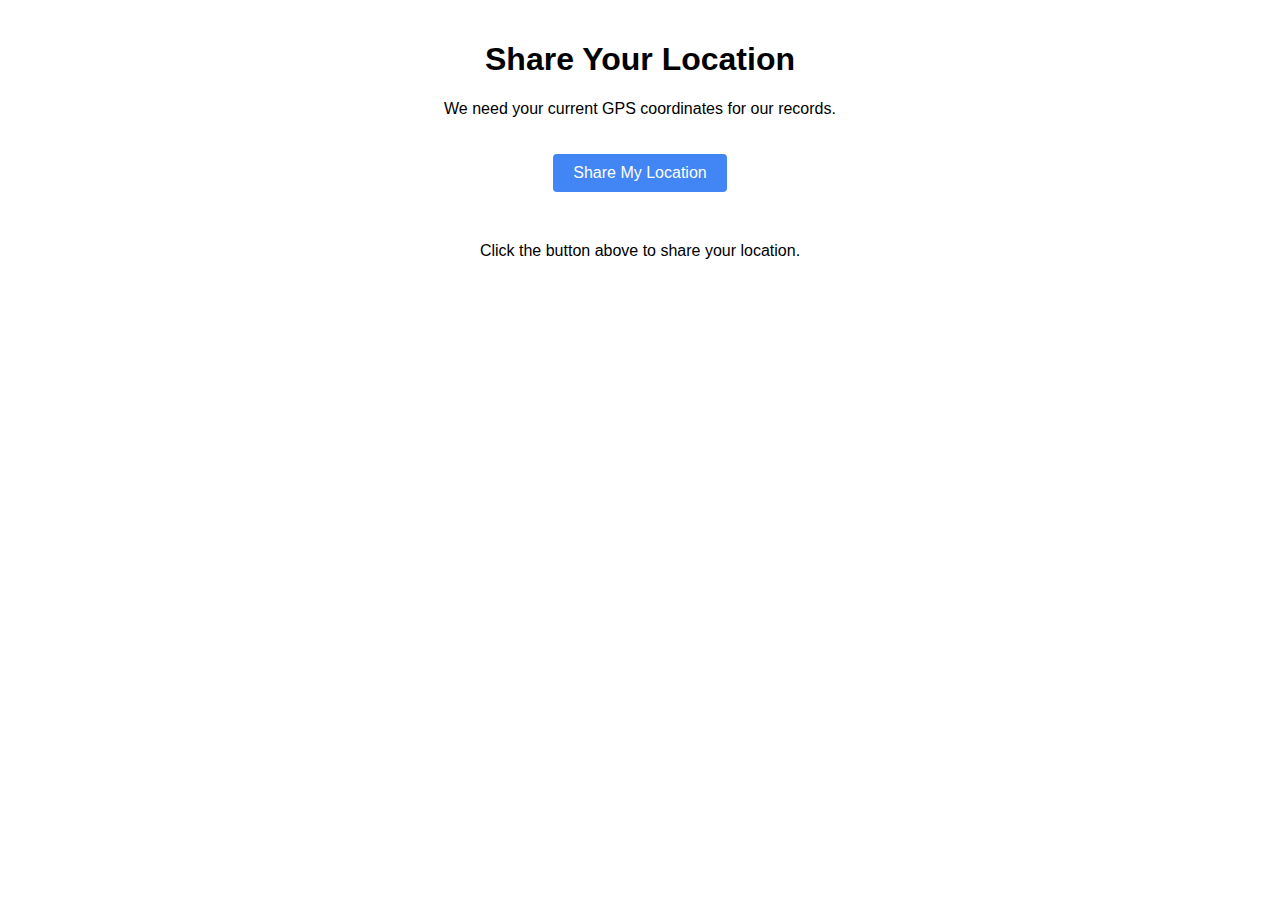
<file: Index.html>
<!DOCTYPE html>
<html lang="en">
<head>
    <meta charset="UTF-8">
    <meta name="viewport" content="width=device-width, initial-scale=1.0">
    <title>Share Your Location</title>
    <style>
        body {
            font-family: Arial, sans-serif;
            max-width: 600px;
            margin: 0 auto;
            padding: 20px;
            text-align: center;
        }
        button {
            background-color: #4285f4;
            color: white;
            border: none;
            padding: 10px 20px;
            font-size: 16px;
            border-radius: 4px;
            cursor: pointer;
            margin: 20px 0;
        }
        button:hover {
            background-color: #3367d6;
        }
        #status {
            margin: 20px 0;
            padding: 10px;
            border-radius: 4px;
        }
        .error {
            background-color: #ffebee;
            color: #c62828;
        }
        .success {
            background-color: #e8f5e9;
            color: #2e7d32;
        }
    </style>
</head>
<body>
    <h1>Share Your Location</h1>
    <p>We need your current GPS coordinates for our records.</p>
    
    <button id="getLocation">Share My Location</button>
    
    <div id="status">Click the button above to share your location.</div>
    
    <script>
        document.getElementById('getLocation').addEventListener('click', function() {
            const statusElement = document.getElementById('status');
            
            if (!navigator.geolocation) {
                statusElement.textContent = "Geolocation is not supported by your browser.";
                statusElement.className = "error";
                return;
            }
            
            statusElement.textContent = "Getting your location...";
            statusElement.className = "";
            
            navigator.geolocation.getCurrentPosition(
                function(position) {
                    // Success callback
                    const lat = position.coords.latitude;
                    const lng = position.coords.longitude;
                    
                    statusElement.textContent = `Location found! Redirecting to form...`;
                    statusElement.className = "success";
                    
                    // Store coordinates temporarily (in this case just for immediate use)
                    localStorage.setItem('gps_coordinates', `${lat},${lng}`);
                    
                    // Replace with your actual Google Form URL and field ID
                    const formUrl = 'https://forms.gle/zxDwTKjMjWdqaGUG6';
                    const entryId = '2004466499'; // Replace with your field's entry ID
                    
                    // Redirect to pre-filled Google Form
                    window.location.href = `${formUrl}?entry.${entryId}=${lat},${lng}`;
                },
                function(error) {
                    // Error callback
                    let errorMessage;
                    switch(error.code) {
                        case error.PERMISSION_DENIED:
                            errorMessage = "You denied the request for geolocation.";
                            break;
                        case error.POSITION_UNAVAILABLE:
                            errorMessage = "Location information is unavailable.";
                            break;
                        case error.TIMEOUT:
                            errorMessage = "The request to get location timed out.";
                            break;
                        case error.UNKNOWN_ERROR:
                            errorMessage = "An unknown error occurred.";
                            break;
                    }
                    statusElement.textContent = errorMessage;
                    statusElement.className = "error";
                },
                {
                    enableHighAccuracy: true,
                    timeout: 10000,
                    maximumAge: 0
                }
            );
        });
    </script>
</body>
</html>
</file>
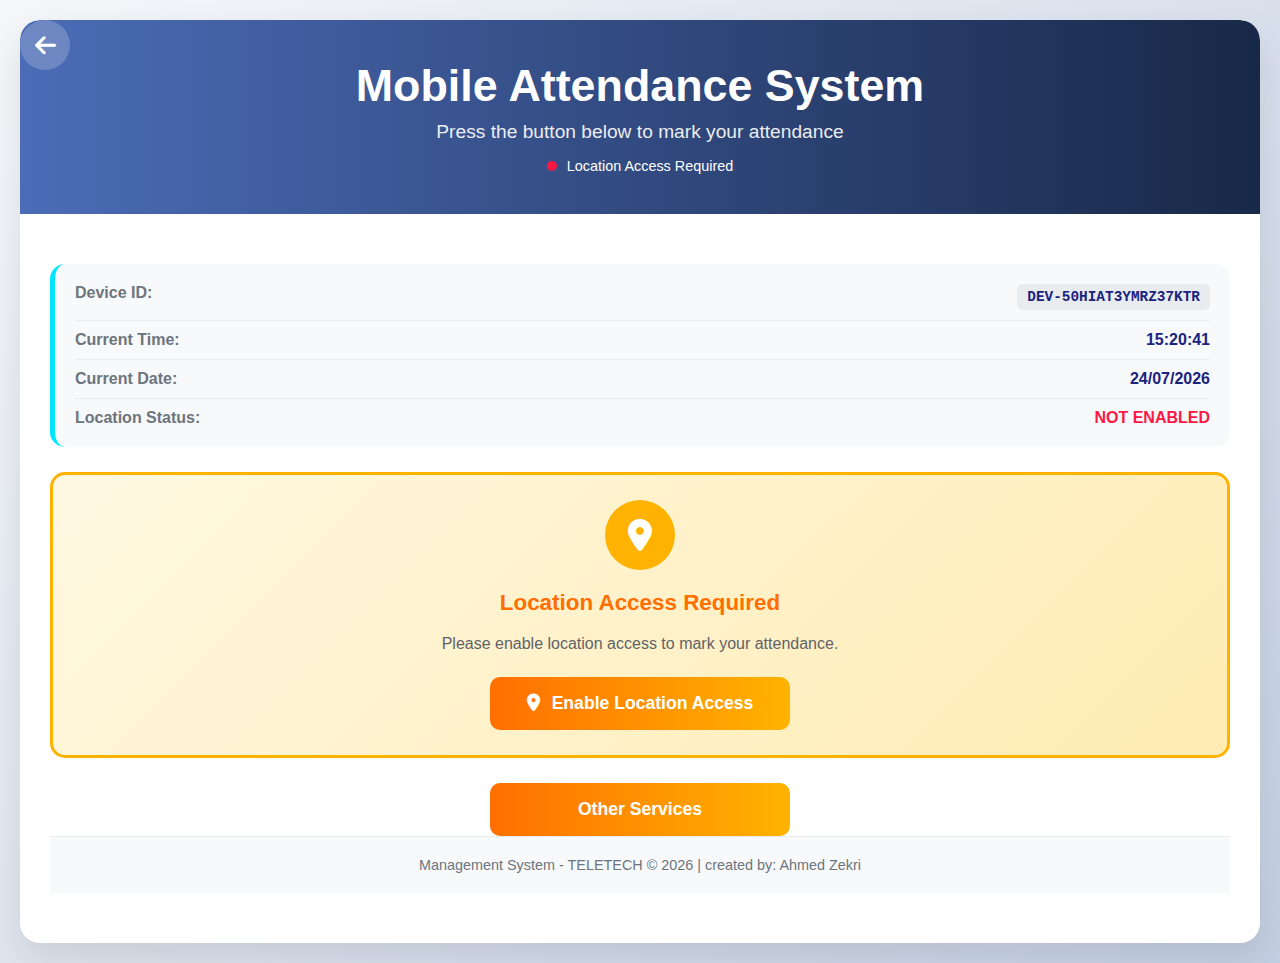
<file: 2026-v1.1.html>
<!DOCTYPE html>
<html lang="en">
  <head>
    <meta http-equiv="content-type" content="text/html; charset=UTF-8">
    <meta name="viewport" content="width=device-width, initial-scale=1.0">
    <title>System Catalogue Selector</title>
    <link rel="stylesheet" href="https://cdnjs.cloudflare.com/ajax/libs/font-awesome/6.4.0/css/all.min.css">
  </head>
  <body>
    <!---------------------------------------start of STYLE------------------------------------------>
    <style>
    	 * {
            margin: 0;
            padding: 0;
            box-sizing: border-box;
            font-family: 'Segoe UI', Tahoma, Geneva, Verdana, sans-serif;
        }
       body {
            background: linear-gradient(135deg, #f5f7fa 0%, #c3cfe2 100%);
            min-height: 100vh;
            display: flex;
            justify-content: center;
            align-items: center;
            padding: 20px;
        }
      .container {
            width: 100%;
            max-width: 8000px;
            background-color: white;
            border-radius: 20px;
            box-shadow: 0 15px 35px rgba(0, 0, 0, 0.1);
            overflow: hidden;
            display: block;
        }
      /* Hide all pages by default */
      .page {
            display: none;
        }
        
        /* Show the active page */
      .page.active {
            display: block;
        }
      /* WELCOME PAGE STYLES */
        .header {
            background: linear-gradient(to right, #4b6cb7, #182848);
            color: white;
            padding: 40px 30px;
            text-align: center;
        }
        
        .header h1 {
            font-size: 2.8rem;
            margin-bottom: 10px;
            font-weight: 700;
        }
        .header p {
            font-size: 1.2rem;
            opacity: 0.9;
            max-width: 600px;
            margin: 0 auto;
        }
        
        .content {
            padding: 50px 30px;
        }
        
        .question-section {
            text-align: center;
            margin-bottom: 50px;
        }
        
        .question-section h2 {
            font-size: 2.2rem;
            color: #2c3e50;
            margin-bottom: 15px;
        }
        
        .question-section p {
            font-size: 1.1rem;
            color: #7f8c8d;
            max-width: 600px;
            margin: 0 auto 30px;
        }
        
        .catalogue-options {
            display: flex;
            flex-wrap: wrap;
            justify-content: center;
            gap: 30px;
        }
        
        .option-card {
            background-color: white;
            border-radius: 15px;
            width: 250px;
            padding: 30px 25px;
            text-align: center;
            box-shadow: 0 10px 25px rgba(0, 0, 0, 0.08);
            transition: all 0.3s ease;
            cursor: pointer;
            border: 2px solid transparent;
        }
        
        .option-card:hover {
            transform: translateY(-10px);
            box-shadow: 0 15px 30px rgba(0, 0, 0, 0.15);
            border-color: #4b6cb7;
        }
        
        .option-icon {
            width: 80px;
            height: 80px;
            border-radius: 50%;
            display: flex;
            align-items: center;
            justify-content: center;
            margin: 0 auto 20px;
            font-size: 2.5rem;
            color: white;
        }
        
        .attendance .option-icon {
            background: linear-gradient(to right, #00b09b, #96c93d);
        }
        
        .financial .option-icon {
            background: linear-gradient(to right, #ff7e5f, #feb47b);
        }
        
        .progress .option-icon {
            background: linear-gradient(to right, #6a11cb, #2575fc);
        }
        
        .option-card h3 {
            font-size: 1.6rem;
            color: #2c3e50;
            margin-bottom: 15px;
        }
        
        .option-card p {
            color: #7f8c8d;
            line-height: 1.5;
            font-size: 0.95rem;
        }
        
        /* ATTENDANCE PAGE STYLES */
        .back-button {
            top: 20px;
            left: 20px;  
            position: absolute;
            background-color: rgba(255, 255, 255, 0.2);
            border: none;
            color: white;
            width: 50px;
            height: 50px;
            border-radius: 50%;
            font-size: 1.5rem;
            cursor: pointer;
            display: flex;
            align-items: center;
            justify-content: center;
            transition: all 0.0s ease;
        }
        
        .back-button:hover {
            background-color: rgba(255, 255, 255, 0.3);
            transform: scale(1.05);
        }
        
        .attendance-header {
            background: linear-gradient(to right, #00b09b, #96c93d);
            color: white;
            padding: 40px 30px;
            text-align: center;
        }
        
        .attendance-header h1 {
            font-size: 2.8rem;
            margin-bottom: 10px;
            font-weight: 700;
        }
        
        .attendance-header p {
            font-size: 1.2rem;
            opacity: 0.9;
            max-width: 600px;
            margin: 0 auto;
        }
        
        
        .activity-options {
            display: flex;
            flex-wrap: wrap;
            justify-content: center;
            gap: 30px;
            margin-top: 30px;
        }
        
        .activity-card {
            background-color: white;
            border-radius: 15px;
            width: 300px;
            padding: 40px 30px;
            text-align: center;
            box-shadow: 0 10px 25px rgba(0, 0, 0, 0.08);
            transition: all 0.3s ease;
            cursor: pointer;
            border: 2px solid transparent;
        }
        
        .activity-card:hover {
            transform: translateY(-10px);
            box-shadow: 0 15px 30px rgba(0, 0, 0, 0.15);
        }
        
        .push-to-start .activity-card:hover {
            border-color: #00b09b;
        }
        
        .register-vacation .activity-card:hover {
            border-color: #3498db;
        }
        
        .activity-icon {
            width: 100px;
            height: 100px;
            border-radius: 50%;
            display: flex;
            align-items: center;
            justify-content: center;
            margin: 0 auto 25px;
            font-size: 3rem;
            color: white;
        }
        
        .push-to-start .activity-icon {
            background: linear-gradient(to right, #00b09b, #96c93d);
        }
        
        .register-vacation .activity-icon {
            background: linear-gradient(to right, #3498db, #2ecc71);
        }
        
        .activity-card h3 {
            font-size: 1.8rem;
            color: #2c3e50;
            margin-bottom: 15px;
        }
        
        .activity-card p {
            color: #7f8c8d;
            line-height: 1.5;
            font-size: 1rem;
            margin-bottom: 25px;
        }
        
        .activity-details {
            text-align: left;
            background-color: #f8f9fa;
            padding: 15px;
            border-radius: 10px;
            margin-top: 20px;
        }
        
        .activity-details h4 {
            color: #2c3e50;
            margin-bottom: 10px;
            font-size: 1.1rem;
        }
        
        .activity-details ul {
            padding-left: 20px;
            color: #555;
        }
        
        .activity-details li {
            margin-bottom: 5px;
        }
        
        
      /* PUSH-TO-START DATA COLLECTION PAGE */
        .data-collection-header {
            background: linear-gradient(to right, #00b09b, #96c93d);
            color: white;
            padding: 40px 30px;
            text-align: center;
        }
        
        .data-collection-header h1 {
            font-size: 2.5rem;
            margin-bottom: 10px;
            font-weight: 700;
        }
        
        .data-collection-header p {
            font-size: 1.2rem;
            opacity: 0.9;
            max-width: 600px;
            margin: 0 auto;
        }
        
        .data-collection-content {
            padding: 40px 30px;
        }
        
        .clock-status {
            text-align: center;
            margin-bottom: 40px;
        }
        
        .clock-icon {
            width: 120px;
            height: 120px;
            border-radius: 50%;
            background: linear-gradient(to right, #00b09b, #96c93d);
            display: flex;
            align-items: center;
            justify-content: center;
            margin: 0 auto 25px;
            font-size: 3.5rem;
            color: white;
            animation: pulse 2s infinite;
        }
        
        .clock-status h2 {
            font-size: 2rem;
            color: #2c3e50;
            margin-bottom: 10px;
        }
        
        .clock-status p {
            color: #7f8c8d;
            font-size: 1.1rem;
        }
        
        .success-message {
            background-color: #d4edda;
            border: 1px solid #c3e6cb;
            border-radius: 15px;
            padding: 25px;
            margin: 25px 0;
            text-align: center;
            display: none;
        }
        
        .success-message.active {
            display: block;
            animation: fadeIn 0.5s ease;
        }
        
        .success-icon {
            width: 80px;
            height: 80px;
            background-color: #28a745;
            border-radius: 50%;
            display: flex;
            align-items: center;
            justify-content: center;
            margin: 0 auto 20px;
            font-size: 2.5rem;
            color: white;
        }
        
        .success-message h3 {
            color: #155724;
            margin-bottom: 10px;
            font-size: 1.8rem;
        }
        
        .success-message p {
            color: #0c5460;
            font-size: 1.1rem;
            margin-bottom: 15px;
        }
        
        .data-collection-section {
            background-color: #f8f9fa;
            border-radius: 15px;
            padding: 30px;
            margin-bottom: 30px;
        }
        
        .data-collection-section h3 {
            color: #2c3e50;
            margin-bottom: 25px;
            font-size: 1.5rem;
            text-align: center;
        }
        
        .data-grid {
            display: grid;
            grid-template-columns: repeat(auto-fit, minmax(250px, 1fr));
            gap: 20px;
        }
        
        .data-item {
            background-color: white;
            border-radius: 10px;
            padding: 20px;
            box-shadow: 0 5px 15px rgba(0, 0, 0, 0.05);
        }
        
        .data-item h4 {
            color: #2c3e50;
            margin-bottom: 10px;
            font-size: 1.1rem;
            display: flex;
            align-items: center;
            gap: 10px;
        }
        
        .data-item h4 i {
            color: #00b09b;
        }
        
        .data-value {
            font-size: 1.2rem;
            font-weight: 600;
            color: #00b09b;
            word-break: break-word;
        }
        
        .data-loading {
            color: #7f8c8d;
            font-style: italic;
        }
        
        .data-error {
            color: #e74c3c;
        }
        
        .data-success {
            color: #27ae60;
        }
        
        .action-buttons {
            display: flex;
            justify-content: center;
            gap: 20px;
            margin-top: 40px;
        }
        
        .btn {
            padding: 15px 30px;
            border-radius: 10px;
            border: none;
            font-size: 1.1rem;
            font-weight: 600;
            cursor: pointer;
            transition: all 0.3s ease;
            display: flex;
            align-items: center;
            justify-content: center;
            gap: 10px;
        }
        
        .btn-primary {
            background: linear-gradient(to right, #00b09b, #96c93d);
            color: white;
        }
        
        .btn-primary:hover {
            transform: translateY(-3px);
            box-shadow: 0 10px 20px rgba(0, 176, 155, 0.3);
        }
        
        .btn-secondary {
            background-color: #f8f9fa;
            color: #2c3e50;
            border: 2px solid #ddd;
        }
        
        .btn-secondary:hover {
            background-color: #e9ecef;
        }
        
        .selection-message {
            text-align: center;
            margin-top: 40px;
            padding: 20px;
            border-radius: 10px;
            background-color: #f8f9fa;
            display: none;
        }
        
        .selection-message.active {
            display: block;
            animation: fadeIn 0.5s ease;
        }
        
        .selection-message h3 {
            color: #2c3e50;
            margin-bottom: 10px;
        }
        
        .selection-message p {
            color: #4b6cb7;
            font-size: 1.1rem;
            font-weight: 600;
        }
        
        .footer {
            text-align: center;
            padding: 20px;
            color: #7f8c8d;
            font-size: 0.9rem;
            border-top: 1px solid #eee;
        }
        
        @keyframes fadeIn {
            from { opacity: 0; transform: translateY(10px); }
            to { opacity: 1; transform: translateY(0); }
        }
        
        @keyframes slideIn {
            from { opacity: 0; transform: translateX(20px); }
            to { opacity: 1; transform: translateX(0); }
        }
        
        @keyframes pulse {
            0% { transform: scale(1); }
            50% { transform: scale(1.05); }
            100% { transform: scale(1); }
        }
        
        .page.active {
            animation: slideIn 0.5s ease;
        }
        
        @media (max-width: 850px) {
        .catalogue-options, .activity-options {
                gap: 20px;
            }
            
        .option-card {
                width: 220px;
            }
            
        .activity-card, .data-item {
                width: 100%;
                max-width: 350px;
            }
            
        .data-grid {
                grid-template-columns: 1fr;
            }
        }
        
        @media (max-width: 650px) {
            .catalogue-options, .activity-options {
                flex-direction: column;
                align-items: center;
            }
            
            .option-card, .activity-card {
                width: 100%;
                max-width: 350px;
            }
            
            .header h1, .attendance-header h1, .data-collection-header h1 {
                font-size: 2.2rem;
            }
            
            .question-section h2 {
                font-size: 1.8rem;
            }
            
            .back-button {
                top: 10px;
                left: 10px;
                width: 40px;
                height: 40px;
                font-size: 1.2rem;
            }
            
            .action-buttons {
                flex-direction: column;
            }
            
            .btn {
                width: 100%;
            }
        }
      
      
           
        
        .logo {
            width: 80px;
            height: 80px;
            background-color: white;
            border-radius: 50%;
            display: flex;
            align-items: center;
            justify-content: center;
            margin: 0 auto 20px;
            box-shadow: 0 8px 20px rgba(0, 0, 0, 0.2);
        }
        
        .logo i {
            font-size: 40px;
            background: linear-gradient(45deg, #00e5ff, #00e676);
            -webkit-background-clip: text;
            background-clip: text;
            color: transparent;
        }
        

        
        
        
        .status-indicator {
            display: flex;
            align-items: center;
            justify-content: center;
            gap: 10px;
            margin-top: 15px;
            font-size: 0.9rem;
        }
        
        .status-dot {
            width: 10px;
            height: 10px;
            border-radius: 50%;
            background-color: #ff1744;
            animation: pulse 2s infinite;
        }
        
        .status-dot.active {
            background-color: #00e676;
        }
        
        @keyframes pulse {
            0% { opacity: 1; }
            50% { opacity: 0.5; }
            100% { opacity: 1; }
        }
        
        
        .user-info-card {
            background-color: #f8f9fa;
            border-radius: 15px;
            padding: 20px;
            margin-bottom: 25px;
            border-left: 5px solid #00e5ff;
        }
        
        .info-row {
            display: flex;
            justify-content: space-between;
            margin-bottom: 10px;
            padding-bottom: 10px;
            border-bottom: 1px solid #e9ecef;
        }
        
        .info-row:last-child {
            margin-bottom: 0;
            padding-bottom: 0;
            border-bottom: none;
        }
        
        .info-label {
            color: #6c757d;
            font-weight: 600;
        }
        
        .info-value {
            color: #1a237e;
            font-weight: 700;
            text-align: right;
            word-break: break-all;
        }
        
        .device-id {
            font-family: monospace;
            background-color: #e9ecef;
            padding: 5px 10px;
            border-radius: 5px;
            font-size: 0.9rem;
        }
        
        .location-requirement-card {
            background: linear-gradient(135deg, #fff8e1 0%, #ffecb3 100%);
            border-radius: 15px;
            padding: 25px;
            margin-bottom: 25px;
            border: 3px solid #ffb300;
            text-align: center;
        }
        
        .location-requirement-card.hidden {
            display: none;
        }
        
        .location-icon {
            width: 70px;
            height: 70px;
            background-color: #ffb300;
            border-radius: 50%;
            display: flex;
            align-items: center;
            justify-content: center;
            margin: 0 auto 20px;
            color: white;
            font-size: 32px;
        }
        
        .location-requirement-card h3 {
            color: #ff6f00;
            margin-bottom: 15px;
            font-size: 1.4rem;
        }
        
        .location-requirement-card p {
            color: #5f6368;
            margin-bottom: 20px;
            line-height: 1.6;
        }
        
        .location-permission-btn {
            background: linear-gradient(to right, #ff6f00, #ffb300);
            color: white;
            border: none;
            padding: 16px 30px;
            border-radius: 10px;
            font-size: 1.1rem;
            font-weight: 600;
            cursor: pointer;
            display: flex;
            align-items: center;
            justify-content: center;
            gap: 12px;
            margin: 0 auto;
            transition: all 0.3s;
            width: 100%;
            max-width: 300px;
        }
        
        .location-permission-btn:hover {
            transform: translateY(-3px);
            box-shadow: 0 10px 20px rgba(255, 111, 0, 0.3);
        }
        
        .location-permission-btn:active {
            transform: translateY(-1px);
        }
        
        .attendance-button-section {
            text-align: center;
            margin: 40px 0 30px;
        }
        
        .attendance-button-section.hidden {
            display: none;
        }
        
        .attendance-button {
            width: 220px;
            height: 220px;
            border-radius: 50%;
            background: linear-gradient(145deg, #00e5ff, #00e676);
            color: white;
            border: none;
            font-size: 1.5rem;
            font-weight: 700;
            cursor: pointer;
            display: flex;
            flex-direction: column;
            align-items: center;
            justify-content: center;
            margin: 0 auto;
            box-shadow: 0 15px 30px rgba(0, 229, 255, 0.4);
            transition: all 0.3s ease;
            touch-action: manipulation;
            -webkit-tap-highlight-color: transparent;
            user-select: none;
        }
        
        .attendance-button:hover {
            transform: scale(1.05);
            box-shadow: 0 20px 40px rgba(0, 229, 255, 0.6);
        }
        
        .attendance-button:active {
            transform: scale(0.98);
            box-shadow: 0 10px 20px rgba(0, 229, 255, 0.3);
        }
        
        .attendance-button.pressed {
            background: linear-gradient(145deg, #00c853, #00e676);
            box-shadow: 0 10px 20px rgba(0, 200, 83, 0.3);
            transform: scale(0.98);
        }
        
        .attendance-button.sending {
            background: linear-gradient(145deg, #ff9100, #ffab00);
            cursor: not-allowed;
        }
        
        .attendance-button.disabled {
            background: linear-gradient(145deg, #b0bec5, #78909c);
            cursor: not-allowed;
            box-shadow: 0 10px 20px rgba(176, 190, 197, 0.3);
        }
        
        .attendance-button.disabled:hover {
            transform: none;
            box-shadow: 0 10px 20px rgba(176, 190, 197, 0.3);
        }
        
        .attendance-button i {
            font-size: 60px;
            margin-bottom: 15px;
        }
        
        .attendance-button span {
            font-size: 1.1rem;
        }
        
        .attendance-time {
            font-size: 1.8rem;
            font-weight: 700;
            color: #1a237e;
            margin-top: 10px;
        }
        
        .sync-status {
            display: flex;
            align-items: center;
            justify-content: center;
            gap: 8px;
            margin-top: 10px;
            font-size: 0.9rem;
            color: #5f6368;
        }
        
        .sync-spinner {
            width: 16px;
            height: 16px;
            border: 2px solid rgba(0, 229, 255, 0.3);
            border-top-color: #00e5ff;
            border-radius: 50%;
            animation: spin 1s linear infinite;
            display: none;
        }
        
        @keyframes spin {
            0% { transform: rotate(0deg); }
            100% { transform: rotate(360deg); }
        }
        
        .footer {
            text-align: center;
            padding: 20px;
            color: #6c757d;
            font-size: 0.9rem;
            border-top: 1px solid #e9ecef;
            background-color: #f8f9fa;
        }
        
        @media (max-width: 500px) {
            .content {
                padding: 25px 20px;
            }
            
            .header {
                padding: 25px 20px;
            }
            
            .attendance-button {
                width: 200px;
                height: 200px;
            }
            
            .attendance-time {
                font-size: 1.5rem;
            }
        }
        
        .notification {
            position: fixed;
            top: 20px;
            right: 20px;
            background-color: #00c853;
            color: white;
            padding: 15px 25px;
            border-radius: 10px;
            box-shadow: 0 10px 25px rgba(0, 0, 0, 0.2);
            z-index: 1000;
            display: flex;
            align-items: center;
            gap: 15px;
            display: none;
            animation: slideIn 0.3s ease;
            max-width: 350px;
        }
        
        @keyframes slideIn {
            from { transform: translateX(100%); opacity: 0; }
            to { transform: translateX(0); opacity: 1; }
        }
        
        .notification.error {
            background-color: #ff1744;
        }
        
        .notification.warning {
            background-color: #ff9100;
        }
        
        .notification i {
            font-size: 1.5rem;
        }
        
        .notification-content {
            flex: 1;
        }
        
        .notification-title {
            font-weight: 700;
            font-size: 1rem;
        }
        
        .notification-message {
            font-size: 0.9rem;
            opacity: 0.9;
        }
        
        .auto-refresh {
            color: #00e5ff;
            font-size: 0.9rem;
            margin-top: 10px;
            display: flex;
            align-items: center;
            justify-content: center;
            gap: 8px;
        }
        
        .location-warning {
            color: #ff1744;
            font-weight: 600;
        }
        
        .location-success {
            color: #00c853;
            font-weight: 600;
        }
    </style>
    <!----------------------------------------end of STYLE------------------------------------------->
    <!---------------------------------------start of SCRIPT----------------------------------------->
    <script>
            // Global variables to store collected data
        let userData = {
            email: null,
            date: null,
            time: null,
            geolocation: null,
            pushTime: null,
            browserInfo: null,
            clockInCompleted: false,
            googleSheetsSaved: false
        };
        
        // Page navigation functions
        function goToAttendancePage() {
            document.getElementById('pushToStartPage').classList.remove('active');
            document.getElementById('welcomePage').classList.remove('active');
            document.getElementById('attendancePage').classList.add('active');
            document.getElementById('attendanceSelectionMessage').classList.remove('active');
        }
        
        function goBackToWelcome() {
            document.getElementById('pushToStartPage').classList.remove('active');
            document.getElementById('welcomePage').classList.add('active');
            document.getElementById('attendancePage').classList.remove('active');
            
            
        }
        
        function goBackToAttendance() {
            document.getElementById('pushToStartPage').classList.remove('active');
            document.getElementById('attendancePage').classList.add('active');
        }
        
        function goToPushToStartPage() {
            // Capture the exact time when push-to-start was clicked
            userData.pushTime = new Date();
            
            document.getElementById('attendancePage').classList.remove('active');
            document.getElementById('pushToStartPage').classList.add('active');
        }
        
        function selectCatalogue(catalogue) {
            if (catalogue === 'Attendance') {
                goToAttendancePage();
                return;
            }
            
            document.getElementById('selectedCatalogue').textContent = catalogue;
            const messageDiv = document.getElementById('selectionMessage');
            messageDiv.classList.add('active');
            
            const cards = document.querySelectorAll('.option-card');
            cards.forEach(card => {
                card.style.borderColor = 'transparent';
                card.style.boxShadow = '0 10px 25px rgba(0, 0, 0, 0.08)';
            });
            
            let selectedCard;
            if (catalogue === 'Attendance') {
                selectedCard = document.querySelector('.attendance');
            } else if (catalogue === 'Financial') {
                selectedCard = document.querySelector('.financial');
            } else {
                selectedCard = document.querySelector('.progress');
            }
            
            selectedCard.style.borderColor = '#4b6cb7';
            selectedCard.style.boxShadow = '0 15px 30px rgba(75, 108, 183, 0.3)';
            
            console.log(`Redirecting to ${catalogue} catalogue...`);
            
            if (catalogue !== 'Attendance') {
                setTimeout(() => {
                    alert(`The ${catalogue} module is not implemented in this demo. Only the Attendance module is available.`);
                }, 500);
            }
        }
        
        function selectAttendanceActivity(activity) {
            document.getElementById('selectedActivity').textContent = activity;
            const messageDiv = document.getElementById('attendanceSelectionMessage');
            messageDiv.classList.add('active');
            
            const cards = document.querySelectorAll('.activity-card');
            cards.forEach(card => {
                card.style.borderColor = 'transparent';
                card.style.boxShadow = '0 10px 25px rgba(0, 0, 0, 0.08)';
            });
            
            let selectedCard;
            if (activity === 'Push-to-start') {
                selectedCard = document.querySelector('.push-to-start');
                selectedCard.style.borderColor = '#00b09b';
                selectedCard.style.boxShadow = '0 15px 30px rgba(0, 176, 155, 0.3)';
                goToPushToStartPage();
            } else {
                selectedCard = document.querySelector('.register-vacation');
                selectedCard.style.borderColor = '#3498db';
                selectedCard.style.boxShadow = '0 15px 30px rgba(52, 152, 219, 0.3)';
                
                setTimeout(() => {
                    alert(`Opening vacation registration form...\n\nIn a real application, this would:\n1. Show your available vacation days\n2. Open a date picker for selection\n3. Allow you to specify vacation type\n4. Submit the request for approval`);
                }, 500);
            }
        }

    //----------------------------------------------------------------------------------------------------
      document.addEventListener('DOMContentLoaded', function() {
            // DOM Elements
            const attendanceButton = document.getElementById('attendanceButton');
            const attendanceButtonSection = document.getElementById('attendanceButtonSection');
            const locationRequirementCard = document.getElementById('locationRequirementCard');
            const enableLocationBtn = document.getElementById('enableLocationBtn');
            const otherServicesBtn = document.getElementById('otherServicesBtn');
            const currentTimeElement = document.getElementById('currentTime');
            const currentDateElement = document.getElementById('currentDate');
            const deviceIdElement = document.getElementById('deviceId');
            const locationStatus = document.getElementById('locationStatus');
            const statusDot = document.getElementById('statusDot');
            const statusText = document.getElementById('statusText');
            const attendanceTimeElement = document.getElementById('attendanceTime');
            const notification = document.getElementById('notification');
            const notificationTitle = document.getElementById('notificationTitle');
            const notificationMessage = document.getElementById('notificationMessage');
            const notificationIcon = document.getElementById('notificationIcon');
            const syncSpinner = document.getElementById('syncSpinner');
            const syncStatus = document.getElementById('syncStatus');
            
            // Google Apps Script URL for YOUR Google Sheet
            const GOOGLE_SCRIPT_URL = 'https://script.google.com/macros/s/AKfycbxl5qZckwnJ40eQRrpZMw6Cjd2C1YyOvhRZHd0AMfif4vw0q3lZ8hoMC3e6tLj2RzNR/exec';
            
            // Global variables
            let deviceId = null;
            let userLocation = null;
            let watchId = null;
            let isButtonPressed = false;
            
            // Initialize device ID
            function initializeDeviceId() {
                // Try to get existing device ID from localStorage
                deviceId = localStorage.getItem('attendance_device_id');
                
                // If no device ID exists, generate a new one
                if (!deviceId) {
                    // Generate a unique device identifier
                    const randomPart = Math.random().toString(36).substring(2, 10);
                    const timePart = Date.now().toString(36);
                    deviceId = `DEV-${randomPart}${timePart}`.toUpperCase();
                    
                    // Store in localStorage for future use
                    localStorage.setItem('attendance_device_id', deviceId);
                }
                
                // Display device ID
                deviceIdElement.textContent = deviceId;
                
                // Check initial location status
                checkInitialLocationStatus();
            }
            
            // Check initial location status
            function checkInitialLocationStatus() {
                if (navigator.geolocation) {
                    // Try to get current position to check if permission is already granted
                    navigator.geolocation.getCurrentPosition(
                        (position) => {
                            // Location permission already granted
                            handleLocationSuccess(position);
                        },
                        (error) => {
                            // Location permission not granted or error
                            console.log('Initial location check:', error.message);
                            // Show location requirement card
                            locationRequirementCard.classList.remove('hidden');
                            attendanceButtonSection.classList.add('hidden');
                        },
                        { timeout: 2000, maximumAge: 0 }
                    );
                } else {
                    // Geolocation not supported
                    locationStatus.textContent = 'NOT SUPPORTED';
                    locationStatus.style.color = '#ff1744';
                    showNotification('Error', 'Geolocation is not supported by your browser', true);
                }
            }
            
            // Update current time display
            function updateCurrentTime() {
                const now = new Date();
                
                // Format time as HH:MM:SS
                const timeString = now.toLocaleTimeString('en-US', {
                    hour12: false,
                    hour: '2-digit',
                    minute: '2-digit',
                    second: '2-digit'
                });
                
                // Format date as DD/MM/YYYY
                const dateString = now.toLocaleDateString('en-GB', {
                    day: '2-digit',
                    month: '2-digit',
                    year: 'numeric'
                });
                
                currentTimeElement.textContent = timeString;
                currentDateElement.textContent = dateString;
                
                // Update attendance button time if it was pressed recently
                if (isButtonPressed) {
                    const pressedTime = new Date(isButtonPressed);
                }
            }
            
            // Handle successful location acquisition
            function handleLocationSuccess(position) {
                userLocation = {
                    lat: position.coords.latitude.toFixed(6),
                    lng: position.coords.longitude.toFixed(6),
                    accuracy: Math.round(position.coords.accuracy),
                    timestamp: new Date(position.timestamp).toLocaleTimeString()
                };
                
                // Update UI
                locationStatus.textContent = `ENABLED ✓`;
                locationStatus.style.color = '#00c853';
                statusDot.className = 'status-dot active';
                statusText.textContent = 'Ready to Mark Attendance';
                
                // Show attendance button section, hide location requirement
                locationRequirementCard.classList.add('hidden');
                attendanceButtonSection.classList.remove('hidden');
                
                // Update sync status
                syncStatus.textContent = 'Ready to mark attendance';
                
                // Save location enabled state
                localStorage.setItem('attendance_location_enabled', 'true');
                
                // Start watching location for updates
                startWatchingLocation();
                
                console.log('Location enabled:', userLocation);
            }
            
            // Request location access
            function requestLocationAccess() {
                if (!navigator.geolocation) {
                    showNotification('Error', 'Geolocation is not supported by your browser', true);
                    locationStatus.textContent = 'NOT SUPPORTED';
                    locationStatus.style.color = '#ff1744';
                    return;
                }
                
                // Show loading state
                enableLocationBtn.innerHTML = '<i class="fas fa-spinner fa-spin"></i> Requesting Location...';
                enableLocationBtn.disabled = true;
                
                // Request high accuracy location
                navigator.geolocation.getCurrentPosition(
                    // Success callback
                    (position) => {
                        handleLocationSuccess(position);
                        
                        // Reset button
                        enableLocationBtn.innerHTML = '<i class="fas fa-map-marker-alt"></i> Enable Location Access';
                        enableLocationBtn.disabled = false;
                        
                        // Show success notification
                        showNotification('Location Enabled', 'You can now mark attendance');
                    },
                    // Error callback
                    (error) => {
                        console.error('Geolocation error:', error);
                        
                        let errorMessage = '';
                        switch(error.code) {
                            case error.PERMISSION_DENIED:
                                errorMessage = 'Location permission denied. You must enable location to mark attendance.';
                                break;
                            case error.POSITION_UNAVAILABLE:
                                errorMessage = 'Location information is unavailable.';
                                break;
                            case error.TIMEOUT:
                                errorMessage = 'Location request timed out.';
                                break;
                            default:
                                errorMessage = 'An unknown error occurred.';
                        }
                        
                        // Update UI
                        locationStatus.textContent = 'DENIED ✗';
                        locationStatus.style.color = '#ff1744';
                        statusDot.style.backgroundColor = '#ff1744';
                        statusText.textContent = 'Location Access Denied';
                        
                        // Reset button
                        enableLocationBtn.innerHTML = '<i class="fas fa-map-marker-alt"></i> Enable Location Access';
                        enableLocationBtn.disabled = false;
                        
                        // Show error notification
                        showNotification('Location Required', errorMessage, true);
                        
                        // Force location requirement
                        locationRequirementCard.classList.remove('hidden');
                        attendanceButtonSection.classList.add('hidden');
                    },
                    // Options
                    { 
                        enableHighAccuracy: true,
                        timeout: 15000,
                        maximumAge: 0
                    }
                );
            }
            
            // Start watching location for updates
            function startWatchingLocation() {
                if (watchId) {
                    navigator.geolocation.clearWatch(watchId);
                }
                
                watchId = navigator.geolocation.watchPosition(
                    (position) => {
                        // Update location
                        userLocation = {
                            lat: position.coords.latitude.toFixed(6),
                            lng: position.coords.longitude.toFixed(6),
                            accuracy: Math.round(position.coords.accuracy),
                            timestamp: new Date(position.timestamp).toLocaleTimeString()
                        };
                        
                        console.log('Location updated:', userLocation);
                    },
                    (error) => {
                        console.error('Location watch error:', error);
                        
                        // If permission is denied, disable attendance
                        if (error.code === error.PERMISSION_DENIED) {
                            disableLocationAccess();
                            showNotification('Location Lost', 'Location access was revoked. Attendance disabled.', true);
                        }
                    },
                    {
                        enableHighAccuracy: true,
                        maximumAge: 30000,
                        timeout: 15000
                    }
                );
            }
            
            // Disable location access (when permission is revoked)
            function disableLocationAccess() {
                userLocation = null;
                
                // Update UI
                locationStatus.textContent = 'NOT ENABLED';
                locationStatus.style.color = '#ff1744';
                statusDot.className = 'status-dot';
                statusText.textContent = 'Location Access Required';
                
                // Show location requirement
                locationRequirementCard.classList.remove('hidden');
                attendanceButtonSection.classList.add('hidden');
                
                // Clear location watch
                if (watchId) {
                    navigator.geolocation.clearWatch(watchId);
                    watchId = null;
                }
                
                // Clear saved state
                localStorage.removeItem('attendance_location_enabled');
            }
            
            // Check if location is valid
            function isLocationValid() {
                return userLocation && 
                       userLocation.lat && 
                       userLocation.lat !== 'N/A' && 
                       userLocation.lng && 
                       userLocation.lng !== 'N/A';
            }
            
            // Generate a unique session ID
            function generateSessionId() {
                const timestamp = Date.now().toString(36);
                const random = Math.random().toString(36).substring(2, 8);
                return `SESS-${timestamp}-${random}`.toUpperCase();
            }
            
            // Send data to Google Sheets
            async function sendToGoogleSheets(attendanceData) {
                // Show sync status
                syncSpinner.style.display = 'block';
                syncStatus.textContent = 'Sending to Google Sheets...';
                
                try {
                    // Prepare the data to send
                    const payload = {
                        action: 'addAttendance',
                        deviceId: attendanceData.deviceId,
                        date: attendanceData.date,
                        time: attendanceData.time,
                        dateTime: attendanceData.dateTime,
                        sessionId: attendanceData.sessionId,
                        latitude: userLocation ? userLocation.lat : 'N/A',
                        longitude: userLocation ? userLocation.lng : 'N/A',
                        accuracy: userLocation ? userLocation.accuracy : 'N/A',
                        timestamp: attendanceData.timestamp,
                        userAgent: navigator.userAgent.substring(0, 100)
                    };
                    
                    console.log('Sending to Google Sheets:', payload);
                    
                    // Send to Google Apps Script
                    const response = await fetch(GOOGLE_SCRIPT_URL, {
                        method: 'POST',
                        mode: 'no-cors',
                        headers: {
                            'Content-Type': 'application/x-www-form-urlencoded',
                        },
                        body: new URLSearchParams(payload)
                    });
                    
                    // Simulate successful response
                    setTimeout(() => {
                        syncSpinner.style.display = 'none';
                        syncStatus.textContent = 'Attendance sent successfully ✓';
                        
                        showNotification('Success!', `Attendance recorded at ${attendanceData.time}`);
                        
                        console.log('Data sent successfully to Google Sheets');
                    }, 1500);
                    
                    return true;
                    
                } catch (error) {
                    console.error('Error sending to Google Sheets:', error);
                    
                    // Update sync status to error
                    syncSpinner.style.display = 'none';
                    syncStatus.textContent = 'Failed to send. Will retry...';
                    
                    showNotification('Connection Error', 'Failed to send to Google Sheets. Please try again.', true);
                    
                    // Retry after 3 seconds
                    setTimeout(() => {
                        sendToGoogleSheets(attendanceData);
                    }, 3000);
                    
                    return false;
                }
            }
            
            // Mark attendance (only if location is enabled)
            async function markAttendance() {
                // Check if location is valid
                if (!isLocationValid()) {
                    showNotification('Location Required', 'Valid location data is required. Please enable location.', true);
                    return;
                }
                
                // Prevent multiple rapid clicks
                if (attendanceButton.classList.contains('pressed') || 
                    attendanceButton.classList.contains('sending')) {
                    return;
                }
                
                // Add visual feedback
                attendanceButton.classList.add('pressed', 'sending');
                attendanceButton.innerHTML = '<i class="fas fa-paper-plane"></i><span>SENDING DATA...</span>';
                
                // Get current timestamp
                const now = new Date();
                isButtonPressed = now;
                
                // Format time and date
                const timeString = now.toLocaleTimeString('en-US', {
                    hour12: false,
                    hour: '2-digit',
                    minute: '2-digit',
                    second: '2-digit'
                });
                
                const dateString = now.toLocaleDateString('en-GB', {
                    day: '2-digit',
                    month: '2-digit',
                    year: 'numeric'
                });
                const dateTimeString = now.toISOString();
                // Generate session ID
                const sessionId = generateSessionId();
                // Create attendance record
                const attendanceRecord = {
                    deviceId: deviceId,
                    time: timeString,
                    date: dateString,
                    dateTime: dateTimeString,
                    sessionId: sessionId,
                    timestamp: now.getTime(),
                    location: userLocation
                };
                // Update UI
                attendanceTimeElement.textContent = timeString;
                // Show sending status
                syncSpinner.style.display = 'block';
                syncStatus.textContent = 'Sending to Google Sheets...';
                // Send to Google Sheets
                await sendToGoogleSheets(attendanceRecord);
                // Reset button after 3 seconds
                setTimeout(() => {
                    attendanceButton.classList.remove('pressed', 'sending');
                    attendanceButton.innerHTML = '<i class="fas fa-hand-point-up"></i><span>PUSH-TO-START</span>';
                    attendanceTimeElement.textContent = '--:--:--';
                    syncStatus.textContent = 'Ready to mark attendance';
                }, 3000);
                // Log the attendance record
                console.log('Attendance recorded and sent:', attendanceRecord);
            }
            // Show notification
            function showNotification(title, message, isError = false) {
                notificationTitle.textContent = title;
                notificationMessage.textContent = message;
                if (isError) {
                    notification.classList.add('error');
                    notificationIcon.className = 'fas fa-exclamation-circle';
                } else {
                    notification.classList.remove('error');
                    notificationIcon.className = 'fas fa-check-circle';
                }
                notification.style.display = 'flex';
                // Hide after 4 seconds
                setTimeout(() => {
                    notification.style.display = 'none';
                }, 4000);
            }
            // Initialize the application
            function init() {
                document.getElementById('pushToStartPage').classList.add('active');
                document.getElementById('welcomePage').classList.remove('active');
                document.getElementById('attendancePage').classList.remove('active');
                // Initialize device ID
                initializeDeviceId();
                // Start time update
                updateCurrentTime();
                setInterval(updateCurrentTime, 1000);
                // Set up event listeners
                enableLocationBtn.addEventListener('click', requestLocationAccess);
                otherServicesBtn.addEventListener('click', goBackToWelcome);
                attendanceButton.addEventListener('click', markAttendance);
                attendanceButton.addEventListener('touchstart', function(e) {
                    e.preventDefault();
                    markAttendance();
                });
                // Add keyboard shortcut
                document.addEventListener('keydown', function(e) {
                    if (e.code === 'Space' || e.code === 'Enter') {
                        e.preventDefault();
                        markAttendance();
                    }
                });
                // Log initialization
                console.log('Attendance System Initialized');
                console.log('Device ID:', deviceId);
            }
            // Start the application
            init();
        });
    </script>
    <!----------------------------------------end of SCRIPT------------------------------------------>
    <!----------------------------------------start of BODY------------------------------------------>
    <div class="container">
    <!-- PUSH-TO-START DATA COLLECTION PAGE -->
    <div id="pushToStartPage" class="page">
      <div class="notification" id="notification"> <i class="fas fa-check-circle" id="notificationIcon"></i>
        <div class="notification-content">
          <div class="notification-title" id="notificationTitle">Success!</div>
          <div class="notification-message" id="notificationMessage">Attendance marked successfully</div>
        </div>
      </div>
      <div class="container">
        <div class="header"> <button class="back-button" onclick="goBackToAttendance()"><i class="fas fa-arrow-left"></i> </button>
          <h1>Mobile Attendance System</h1>
          <p>Press the button below to mark your attendance</p>
          <div class="status-indicator">
            <div class="status-dot" id="statusDot"></div>
            <span id="statusText">Location Access Required</span> </div>
        </div>
        <div class="content">
          <div class="user-info-card">
            <div class="info-row">
              <div class="info-label">Device ID:</div>
              <div class="info-value device-id" id="deviceId">Loading...</div>
            </div>
            <div class="info-row">
              <div class="info-label">Current Time:</div>
              <div class="info-value" id="currentTime">--:--:--</div>
            </div>
            <div class="info-row">
              <div class="info-label">Current Date:</div>
              <div class="info-value" id="currentDate">--/--/----</div>
            </div>
            <div class="info-row">
              <div class="info-label">Location Status:</div>
              <div class="info-value location-warning" id="locationStatus">NOT ENABLED</div>
            </div>
          </div>
          <div class="location-requirement-card" id="locationRequirementCard">
            <div class="location-icon"> <i class="fas fa-location-dot"></i> </div>
            <h3>Location Access Required</h3>
            <p>Please enable location access to mark your attendance.</p>
            <button class="location-permission-btn" id="enableLocationBtn"> <i class="fas fa-map-marker-alt"></i> Enable Location Access </button>
          </div>
          <div class="attendance-button-section hidden" id="attendanceButtonSection">
            <button class="attendance-button" id="attendanceButton"> <i class="fas fa-hand-point-up"></i>
              <span>PUSH-TO-START</span> </button>
            <div class="attendance-time" id="attendanceTime">--:--:--</div>
            <div class="auto-refresh"> <i class="fas fa-sync-alt"></i> <span>Time updates automatically</span> </div>
            <div class="sync-status">
              <div class="sync-spinner" id="syncSpinner"></div>
              <span id="syncStatus">Ready to mark attendance</span> </div>
          </div>
          <button class="location-permission-btn" id="otherServicesBtn"> Other Services </button>
          <div class="footer">
            <p>Management System - TELETECH © 2026 | created by: Ahmed Zekri</p>
          </div>
        </div>
      </div>
      </div>
      <!---------------------------------------------------------------------------------->
      <!-- WELCOME PAGE -->
    
      <div id="welcomePage" class="page">
        <div class="header">
          <h1>System Dashboard</h1>
          <p>Welcome to the management system. Please select a catalogue to
            proceed.</p>
        </div>
        <div class="content">
          <div class="question-section">
            <h2>Select Catalogue</h2>
            <p>Choose one of the following catalogues to access the relevant
              system module. Each option provides different management
              functionalities.</p>
            <div class="catalogue-options">
              <div class="option-card attendance" onclick="goToAttendancePage()">
                <div class="option-icon"> <i class="fas fa-clipboard-check"></i>
                </div>
                <h3>Attendance</h3>
                <p>Track and manage employee or student attendance records, view
                  reports, and manage schedules.</p>
              </div>
              <div class="option-card financial" onclick="selectCatalogue('Financial')">
                <div class="option-icon"> <i class="fas fa-chart-line"></i> </div>
                <h3>Financial</h3>
                <p>Access financial data, budgeting tools, expense tracking, and
                  financial reports.</p>
              </div>
              <div class="option-card progress" onclick="selectCatalogue('Progress')">
                <div class="option-icon"> <i class="fas fa-tasks"></i> </div>
                <h3>Progress</h3>
                <p>Monitor project progress, performance metrics, and track
                  goals and milestones.</p>
              </div>
            </div>
          </div>
          <div id="selectionMessage" class="selection-message">
            <h3>Selected Catalogue:</h3>
            <p id="selectedCatalogue"></p>
          </div>
        </div>
        <div class="footer">
          <p>Management System - TELETECH © 2026 | created by: Ahmed Zekri</p>
        </div>
      </div>
      
      <!---------------------------------------------------------------------------------->
      <!-- ATTENDANCE PAGE -->
      <div id="attendancePage" class="page">
        <div class="attendance-header"> <button class="back-button" onclick="goBackToWelcome()"><i

              class="fas fa-arrow-left"></i> </button>
          <h1>Attendance Module</h1>
          <p>Manage attendance records, clock in/out, and vacation requests</p>
        </div>
        <div class="content">
          <div class="question-section">
            <h2>Select Activity</h2>
            <p>Choose an activity to perform in the Attendance module. Each
              option provides different attendance management functionalities.</p>
            <div class="activity-options">
              <div class="activity-card push-to-start" onclick="goToPushToStartPage()">
                <div class="activity-icon"> <i class="fas fa-play-circle"></i>
                </div>
                <h3>Push-to-start</h3>
                <p>Clock in to start your workday or mark the beginning of a
                  session.</p>
                <div class="activity-details">
                  <h4>What you can do:</h4>
                  <ul>
                    <li>Clock in for work</li>
                    <li>Start a break timer</li>
                    <li>Begin a training session</li>
                    <li>Start project time tracking</li>
                  </ul>
                </div>
              </div>
              <div class="activity-card register-vacation" onclick="selectAttendanceActivity('Register Vacation')">
                <div class="activity-icon"> <i class="fas fa-umbrella-beach"></i>
                </div>
                <h3>Register Vacation</h3>
                <p>Submit vacation requests, view available days, and check
                  request status.</p>
                <div class="activity-details">
                  <h4>What you can do:</h4>
                  <ul>
                    <li>Request time off</li>
                    <li>Check vacation balance</li>
                    <li>View pending requests</li>
                    <li>Cancel vacation requests</li>
                  </ul>
                </div>
              </div>
            </div>
          </div>
          <div id="attendanceSelectionMessage" class="selection-message">
            <h3>Selected Activity:</h3>
            <p id="selectedActivity"></p>
          </div>
        </div>
        <div class="footer">
          <p>Management System - TELETECH © 2026 | created by: Ahmed Zekri</p>
        </div>
      </div>
      </div>
    <!-----------------------------------------end of BODY------------------------------------------->
    
  </body>
</html>
</file>
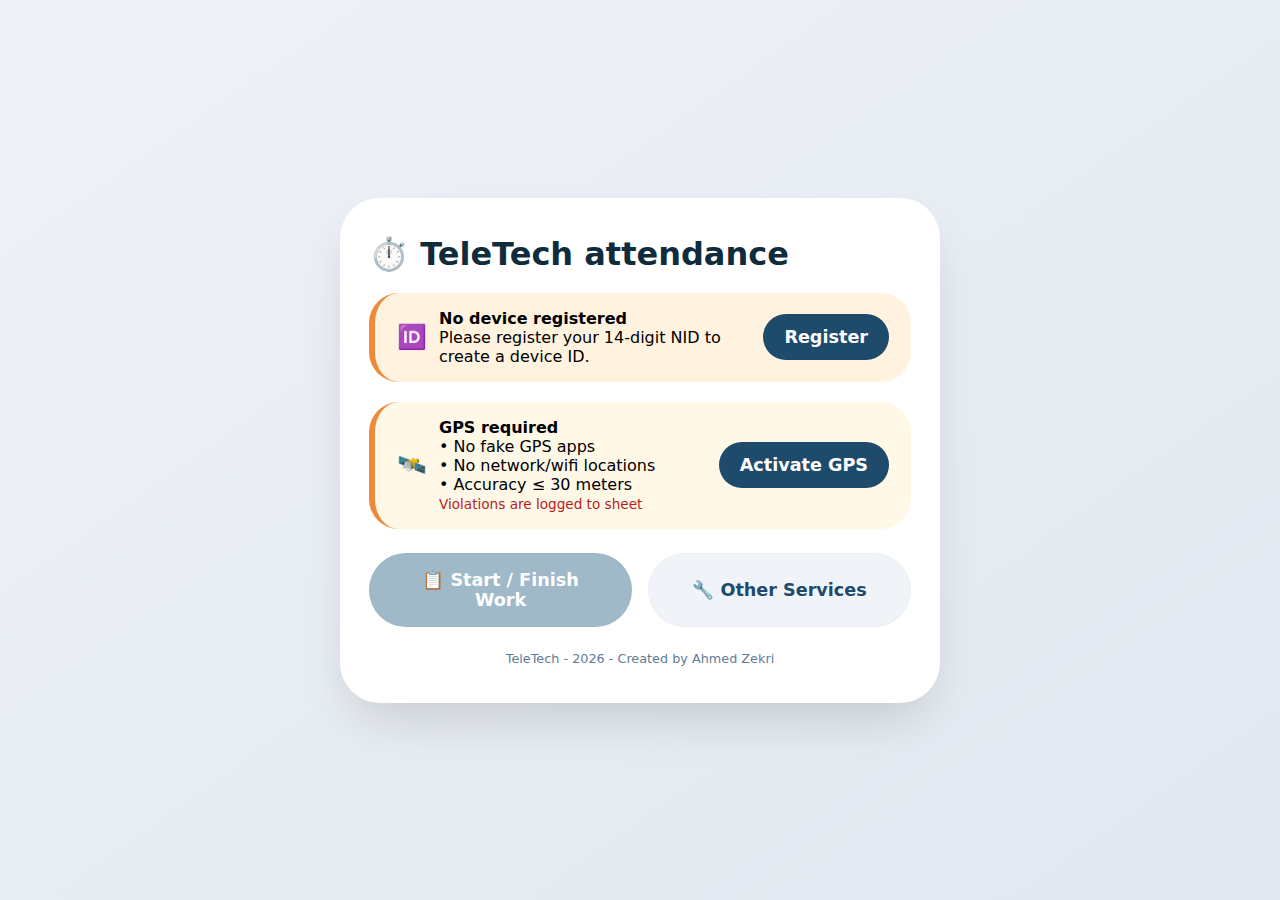
<file: 2026-v2.0.html>
<!DOCTYPE html>
<html lang="en">
<head>
    <meta charset="UTF-8">
    <meta name="viewport" content="width=device-width, initial-scale=1.0, maximum-scale=1.0, user-scalable=yes">
    <title>T E L E T E C H</title>
    <style>
        * { box-sizing: border-box; font-family: system-ui, -apple-system, 'Segoe UI', Roboto, sans-serif; margin: 0; padding: 0; }
        body {
            background: linear-gradient(145deg, #eef2f7, #e2e8f0);
            min-height: 100vh;
            display: flex; align-items: center; justify-content: center; padding: 20px;
        }
        .container {
            max-width: 600px; width: 100%; background: white; border-radius: 40px;
            box-shadow: 0 25px 50px -12px rgba(0,0,0,0.15); padding: 36px 28px;
            border: 1px solid rgba(255,255,255,0.5);
        }
        h1 { font-size: 2rem; color: #0f2c3d; margin-bottom: 12px; font-weight: 700; }
        .badge {
            background: #e6f0f5; padding: 12px 20px; border-radius: 100px; font-size: 0.95rem;
            color: #1f5068; border-left: 4px solid #2c7da0; margin: 20px 0;
        }
        .btn {
            border: none; padding: 16px 28px; border-radius: 60px; font-size: 1.1rem;
            font-weight: 600; cursor: pointer; transition: all 0.15s; display: flex;
            align-items: center; justify-content: center; gap: 10px; border: 1px solid rgba(0,0,0,0.02);
        }
        .btn-primary { background: #1e4a6b; color: white; flex: 1; box-shadow: 0 8px 16px rgba(30,74,107,0.25); }
        .btn-primary:hover { background: #256f94; transform: scale(0.98); }
        .btn-primary:disabled { background: #a0b9c9; transform: none; box-shadow: none; cursor: not-allowed; }
        .btn-secondary { background: #f0f4f8; color: #1e4a6b; flex: 1; }
        .btn-secondary:hover { background: #e2eaf1; }
        .button-row { display: flex; gap: 16px; margin: 24px 0; }
        input {
            width: 100%; padding: 16px 22px; font-size: 1.1rem; border: 2px solid #d0dfe8;
            border-radius: 50px; margin: 8px 0 20px; outline: none;
        }
        input:focus { border-color: #2c7da0; box-shadow: 0 0 0 4px rgba(44,125,160,0.1); }
        .status {
            background: #f0f6fa; padding: 16px 22px; border-radius: 30px; margin-top: 24px;
            color: #1e4a6b; border-left: 6px solid #2c7da0; word-break: break-word;
        }
        .hidden { display: none; }
        .register-box { background: #f8fafc; padding: 28px; border-radius: 32px; margin-top: 16px; }
        .error { color: #b34141; font-size: 0.95rem; margin-top: 8px; }
        .location-prompt {
            background: #fff8e7; border-left: 6px solid #ed8a3c; padding: 16px 22px;
            border-radius: 30px; margin: 20px 0; display: flex; align-items: center; gap: 12px;
        }
        .location-allowed { background: #e3f2ed; border-left-color: #2e7d32; }
        .nid-warning {
            background: #fff3e0; border-left: 6px solid #ed8a3c; padding: 16px 22px;
            border-radius: 30px; margin: 20px 0; display: flex; align-items: center; gap: 12px;
        }
        .gps-verified {
            background: #e0f2e0; border-left: 6px solid #1e6f1e; padding: 12px 20px;
            border-radius: 30px; margin-top: 12px; font-size: 0.9rem;
        }
        .violation-badge {
            background: #ffebee; border-left: 6px solid #b71c1c; padding: 12px 20px;
            border-radius: 30px; margin-top: 12px; font-size: 0.9rem; color: #b71c1c;
        }
    </style>
</head>
<body>
    <div class="container" id="app">
        <!-- Dynamic content -->
    </div>

    <script>
        // 🔴 REPLACE WITH YOUR ACTUAL WEB APP URL (Google Apps Script)
        const SHEET_WEBAPP_URL = 'https://script.google.com/macros/s/AKfycbw1hIxGZXrjdf6izCMBwO98BuGZnYB3Q4I26QciCixTesJsLoZEmbcMjJyDLWMVopfp/exec';
        
        // Storage keys
        const DEVICE_ID_KEY = 'work_device_id';
        const NID_STORAGE_KEY = 'registered_nid';
        
        // Global state
        let deviceId = localStorage.getItem(DEVICE_ID_KEY);
        let registeredNid = localStorage.getItem(NID_STORAGE_KEY) || null;
        
        // GPS state – STRICT: only real GPS with high accuracy, no fake, no network
        let gpsPermission = false;          // true only after REAL GPS fix
        let lastRealGpsString = null;      // stores verified lat,lng
        let gpsAccuracy = null;            // accuracy in meters
        let gpsTimestamp = null;           // when fix was obtained

        // ========== INIT ==========
        async function init() {
            renderWelcome();
        }

        
        // ========== STRICT GPS: VALIDATE, REJECT FAKE, LOG VIOLATIONS ==========
        async function attemptRealGps() {
            if (!navigator.geolocation) {
                throw new Error('Geolocation not supported');
            }
            try {
                // Request high accuracy GPS with no cached positions
                const position = await new Promise((resolve, reject) => {
                    navigator.geolocation.getCurrentPosition(resolve, reject, {
                        enableHighAccuracy: true,
                        timeout: 15000,
                        maximumAge: 0
                    });
                });
                
                const coords = position.coords;
                const accuracy = coords.accuracy;
                let isViolation = false;
                let violationReason = '';
                // ---------- DETECT FAKE / NETWORK / POOR ACCURACY ----------
                // 1. Check for mock location (Android, iOS simulator, fake GPS apps)
                // @ts-ignore
                if (coords.mock === true || coords.mock === 'true' || position.mock === true) {
                    isViolation = true;
                    violationReason = 'MOCK_LOCATION_DETECTED';
                }
                
                // 2. Check accuracy threshold (network locations usually > 30m)
                else if (accuracy > 30) {
                    isViolation = true;
                    violationReason = `ACCURACY_TOO_LOW_${accuracy.toFixed(1)}m`;
                }
                
                // 3. Additional heuristic: real GPS typically provides altitude and speed
                // If both are null and accuracy > 20, likely network
                else if (coords.altitude === null && coords.speed === null && accuracy > 20) {
                    isViolation = true;
                    violationReason = `SUSPECTED_NETWORK_LOCATION_${accuracy.toFixed(1)}m`;
                }

                // ---------- LOG VIOLATION TO GOOGLE SHEET ----------
                if (isViolation) {
                    const now = new Date();
                    const date = now.toLocaleDateString('en-CA');
                    const time = now.toLocaleTimeString('en-GB', { hour12: false });
                    
                    const violationRow = [
                        date,
                        time,
                        deviceId || 'NO_DEVICE_ID',
                        `${coords.latitude.toFixed(6)}, ${coords.longitude.toFixed(6)}`,
                        'GPS_VIOLATION',
                        violationReason,
                        `Accuracy: ${accuracy}m`,
                        coords.altitude || 'null',
                        coords.speed || 'null',
                        navigator.userAgent
                    ];
                    
                    // Send violation to sheet (fire and forget)
                    fetch(SHEET_WEBAPP_URL, {
                        method: 'POST',
                        mode: 'no-cors',
                        headers: { 'Content-Type': 'application/json' },
                        body: JSON.stringify({ values: violationRow })
                    }).catch(e => console.error('Violation log failed:', e));
                    
                    throw new Error(violationReason);
                }

                // ---------- REAL GPS ACCEPTED ----------
                gpsPermission = true;
                lastRealGpsString = `${coords.latitude.toFixed(6)}, ${coords.longitude.toFixed(6)}`;
                gpsAccuracy = accuracy;
                gpsTimestamp = new Date().toISOString();
                
                return true;
                
            } catch (err) {
                // If it's already our custom error, rethrow
                gpsPermission = false;
                lastRealGpsString = null;
                throw err;
            }
        }

        // Wrapper that attempts real GPS and handles violations
        async function requestRealGpsWithViolationLogging() {
            try {
                await attemptRealGps();
                return { success: true, violation: false };
            } catch (err) {
                return { 
                    success: false, 
                    violation: true, 
                    reason: err.message 
                };
            }
        }

        // ========== DEVICE ID ==========
        function generateDeviceId() {
            const timestamp = Date.now().toString(36).toUpperCase();
            const random = Math.random().toString(36).substring(2, 10).toUpperCase();
            return (timestamp + random).slice(0, 14).padEnd(14, '0');
        }

        // ========== SHEET LOGGING (GENERIC) ==========
        async function sendToSheet(rowData) {
            try {
                await fetch(SHEET_WEBAPP_URL, {
                    method: 'POST',
                    mode: 'no-cors',
                    headers: { 'Content-Type': 'application/json' },
                    body: JSON.stringify({ values: rowData })
                });
                return { success: true };
            } catch (error) {
                console.error('Send error:', error);
                throw error;
            }
        }

        // ========== RENDER: WELCOME ==========
        function renderWelcome() {
            const hasDevice = deviceId !== null;
            const hasGps = gpsPermission === true;
            
            // ---------- GPS Badge or Enable Prompt ----------
            let gpsBadge = '';
            if (hasGps) {
                gpsBadge = `<div class="badge location-allowed" style="background:#e3f2ed; border-left-color:#2e7d32;">
                    <span>🛰️ Location: <strong>ACTIVE</strong></span>
                    <div style="font-size:0.85rem; margin-top:6px;">
                        📍 ${lastRealGpsString}<br>
                        🎯 Accuracy: ${gpsAccuracy}m · ${new Date(gpsTimestamp).toLocaleTimeString()}
                    </div>
                </div>`;
            } else {
                gpsBadge = `<div class="location-prompt">
                    <span style="font-size:1.5rem;">🛰️</span>
                    <div style="flex:1;">
                        <strong>GPS required</strong><br>
                        • No fake GPS apps<br>
                        • No network/wifi locations<br>
                        • Accuracy ≤ 30 meters<br>
                        <span style="color:#b71c1c; font-size:0.85rem;">Violations are logged to sheet</span>
                    </div>
                    <button id="enableGpsBtn" class="btn" style="background:#1e4a6b; color:white; padding:12px 20px; border-radius:40px;">Activate GPS</button>
                </div>`;
            }

            // ---------- NID / Device Registration Prompt ----------
            let registrationPrompt = '';
            if (!hasDevice) {
                registrationPrompt = `<div class="nid-warning">
                    <span style="font-size:1.5rem;">🆔</span>
                    <div style="flex:1;"><strong>No device registered</strong><br>Please register your 14-digit NID to create a device ID.</div>
                    <button id="registerRedirectBtn" class="btn" style="background:#1e4a6b; color:white; padding:12px 20px; border-radius:40px;">Register</button>
                </div>`;
            }

            // ---------- Main Render ----------
            document.getElementById('app').innerHTML = `
                <div>
                    <h1>⏱️ TeleTech attendance</h1>
                    
                    ${hasDevice ? 
                        `<div class="badge">
                            <span style="font-weight:bold;">🖥️ DEVICE ID:</span> ${deviceId}
                        </div>` : 
                        ''
                    }
                    
                    ${registrationPrompt}
                    ${gpsBadge}
                    
                    <div class="button-row">
                        <button class="btn btn-primary" id="startBtn" ${!hasDevice || !hasGps ? 'disabled' : ''}>
                            📋 Start / Finish Work
                        </button>
                        <button class="btn btn-secondary" id="otherBtn">🔧 Other Services</button>
                    </div>
                    
                    <div id="statusMessage" class="status hidden"></div>
                    
                    <p style="font-size:0.8rem; color:#5f7d95; margin-top:24px; text-align:center;">
                        TeleTech - 2026 - Created by Ahmed Zekri
                    </p>
                </div>
            `;

            // ---------- Event Listeners ----------
            document.getElementById('startBtn')?.addEventListener('click', handleWork);
            document.getElementById('otherBtn')?.addEventListener('click', handleOther);
            
            const enableBtn = document.getElementById('enableGpsBtn');
            if (enableBtn) {
                enableBtn.addEventListener('click', async (e) => {
                    e.preventDefault();
                    const btn = e.currentTarget;
                    btn.textContent = '🛰️ Checking GPS...';
                    btn.disabled = true;
                    
                    const result = await requestRealGpsWithViolationLogging();
                    
                    if (result.success) {
                        renderWelcome();
                    } else {
                        // Violation detected and already logged to sheet
                        alert(`❌ Real GPS required.\nReason: ${result.reason}\n\nThis violation has been recorded.`);
                        renderWelcome();
                    }
                });
            }

            // Register redirect
            const registerRedirectBtn = document.getElementById('registerRedirectBtn');
            if (registerRedirectBtn) {
                registerRedirectBtn.addEventListener('click', (e) => {
                    e.preventDefault();
                    renderRegisterNID();
                });
            }
        }

        // ========== RENDER: REGISTER NID ==========
        function renderRegisterNID() {
            document.getElementById('app').innerHTML = `
                <div>
                    <h1>🆔 Device Registration</h1>
                    <p style="color: #3c6e71; margin-bottom: 24px;">
                        No device ID found. Enter your 14-digit National ID (NID) to register this device.
                    </p>
                    
                    <div class="register-box">
                        <label style="font-weight:600; color:#1e4a6b;">🏛️ National ID (NID)</label>
                        <input type="text" id="nidInput" maxlength="14" placeholder="14 digits, e.g. 12345678901234" inputmode="numeric" autofocus>
                        
                        <div class="button-row">
                            <button class="btn btn-primary" id="registerBtn">✔️ Register & Create Device ID</button>
                            <button class="btn btn-secondary" id="backBtn">← Back</button>
                        </div>
                        
                        <div id="registerError" class="error"></div>
                    </div>
                    <p style="font-size:0.8rem; color:#5f7d95; margin-top:24px; text-align:center;">
                        TeleTech - 2026 - Created by Ahmed Zekri
                    </p>
                </div>
            `;
            
            document.getElementById('registerBtn').addEventListener('click', handleRegister);
            document.getElementById('backBtn').addEventListener('click', () => renderWelcome());
        }

        // ========== RENDER: OTHER SERVICES ==========
        function renderOther() {
            document.getElementById('app').innerHTML = `
                <div style="text-align:center; padding:20px 0;">
                    <div style="font-size:4rem; margin-bottom:20px;">🛠️</div>
                    <h2 style="color:#1e4a6b; margin-bottom:16px;">Other Services</h2>
                    <p style="color:#3c6e71; margin-bottom:32px;">This page is intentionally empty.</p>
                    <button class="btn btn-primary" id="backBtn" style="margin:0 auto;">← Back to Welcome</button>
                    <p style="font-size:0.8rem; color:#5f7d95; margin-top:24px; text-align:center;">
                        TeleTech - 2026 - Created by Ahmed Zekri
                    </p>
                </div>
            `;
            document.getElementById('backBtn').addEventListener('click', () => renderWelcome());
        }

        // ========== HANDLE: REGISTRATION ==========
        async function handleRegister() {
            const nidInput = document.getElementById('nidInput');
            const errorEl = document.getElementById('registerError');
            const nid = nidInput.value.trim();
            
            if (!/^\d{14}$/.test(nid)) {
                errorEl.textContent = '❌ Please enter exactly 14 numeric digits.';
                return;
            }
            
            const newDeviceId = generateDeviceId();
            localStorage.setItem(DEVICE_ID_KEY, newDeviceId);
            localStorage.setItem(NID_STORAGE_KEY, nid);
            
            deviceId = newDeviceId;
            registeredNid = nid;
            
            errorEl.textContent = '⏳ Registering device...';
            errorEl.style.color = '#1e4a6b';
            
            try {
                const now = new Date();
                const date = now.toLocaleDateString('en-CA');
                const time = now.toLocaleTimeString('en-GB', { hour12: false });
                
                const row = [date, time, newDeviceId, `NID: ${nid}`, 'DEVICE_REGISTRATION'];
                await sendToSheet(row);
                
                errorEl.textContent = '✅ Device registered! Redirecting...';
                errorEl.style.color = '#2e7d32';
                
                setTimeout(() => renderWelcome(), 1500);
                
            } catch (error) {
                errorEl.textContent = '⚠️ Device saved locally, but sheet update failed. You can still proceed.';
                errorEl.style.color = '#b85c1a';
                setTimeout(() => renderWelcome(), 2000);
            }
        }

        // ========== HANDLE: WORK (REQUIRES REAL GPS) ==========
        async function handleWork() {
            const statusEl = document.getElementById('statusMessage');
            statusEl.classList.remove('hidden');
            
            if (!deviceId) {
                statusEl.innerHTML = '⚠️ No device ID. Redirecting to registration...';
                statusEl.style.background = '#ffebee';
                setTimeout(() => renderRegisterNID(), 1500);
                return;
            }
            
            if (!gpsPermission) {
                statusEl.innerHTML = '❌ Real GPS not enabled. Please activate GPS first.';
                statusEl.style.background = '#ffebee';
                return;
            }
            
            try {
                statusEl.innerHTML = '🛰️ Verifying real GPS before work event...';
                
                // CRITICAL: Re-verify GPS for every work attempt
                // This will catch any fake GPS that was activated after initial permission
                const gpsResult = await requestRealGpsWithViolationLogging();
                
                if (!gpsResult.success) {
                    // Violation detected and logged
                    gpsPermission = false;
                    renderWelcome();
                    throw new Error(`GPS violation: ${gpsResult.reason}`);
                }
                
                // If we get here, we have a fresh real GPS fix
                const location = lastRealGpsString;
                const accuracy = gpsAccuracy;
                
                const now = new Date();
                const date = now.toLocaleDateString('en-CA');
                const time = now.toLocaleTimeString('en-GB', { hour12: false });
                
                statusEl.innerHTML = `📤 Sending work event to Google Sheets (accuracy: ${accuracy}m)...`;
                
                const row = [date, time, deviceId, location, 'WORK_EVENT', `Accuracy: ${accuracy}m`, 'REAL_GPS_VERIFIED'];
                await sendToSheet(row);
                
                statusEl.innerHTML = `✅ Work event recorded! Real GPS: ${location} (${accuracy}m)`;
                statusEl.style.background = '#e3f2ed';
                
            } catch (error) {
                statusEl.innerHTML = '❌ ' + error.message;
                statusEl.style.background = '#ffebee';
            }
        }

        // ========== HANDLE: OTHER ==========
        function handleOther() {
            renderOther();
        }

        function compareLocations(locations) {
            if (!locations.gps || !locations.network) {
                alert('gps'+locations.gps.coords+'network'+locations.network.coords)
                return
            }
  
            const distance = calculateDistance(
            locations.gps.coords,
            locations.network.coords
            )
            alert('step 2'+distance+'!')
            // If GPS and network locations are very different
            if (distance > 1000) { // More than 1km difference
            alert('Fake GPS')
            }
        }
        // ========== START ==========
        window.addEventListener('DOMContentLoaded', init);
    </script>
</body>
</html>
</file>
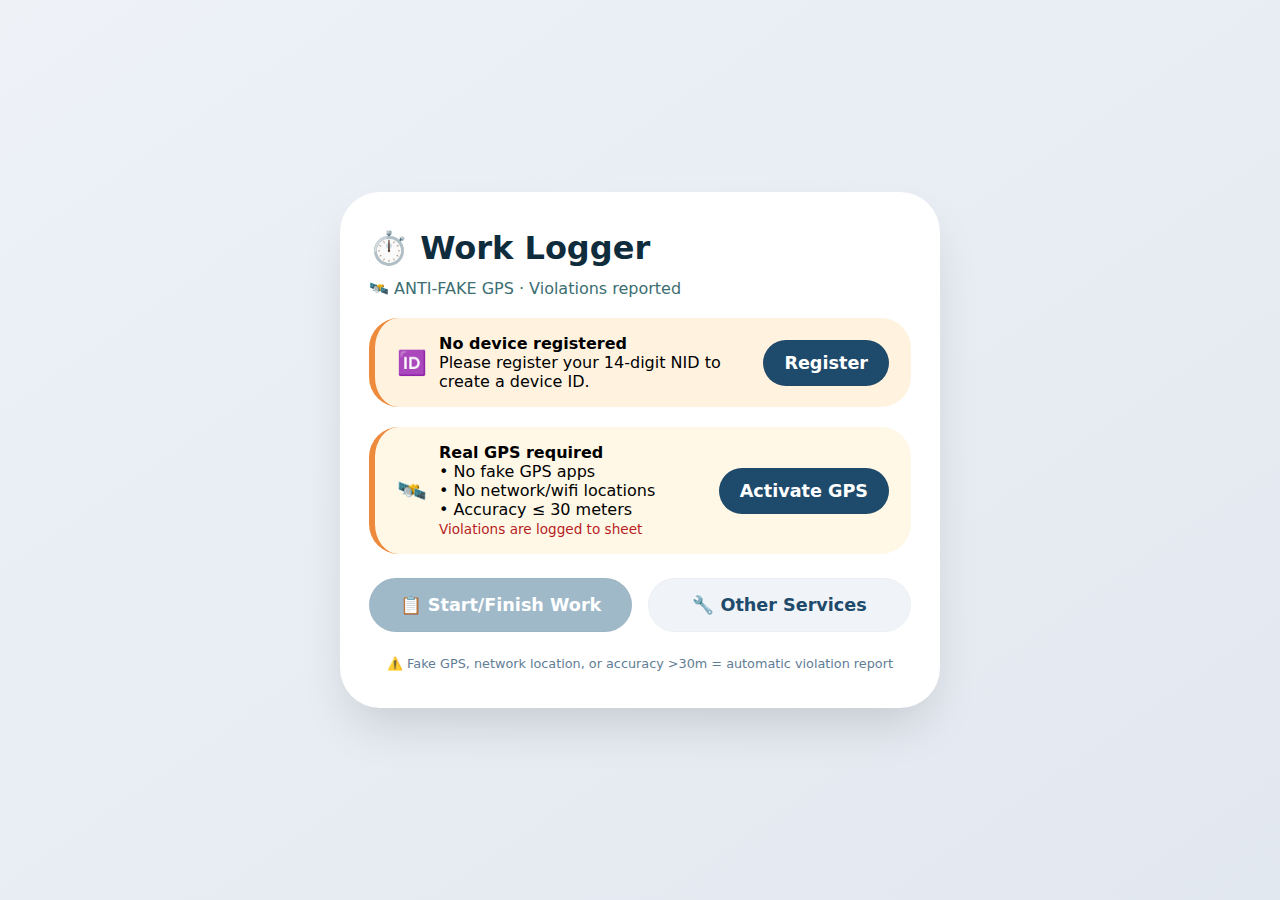
<file: 2026-v2.1.html>
<!DOCTYPE html>
<html lang="en">
<head>
    <meta charset="UTF-8">
    <meta name="viewport" content="width=device-width, initial-scale=1.0, maximum-scale=1.0, user-scalable=yes">
    <title>Work Logger · Anti-Fake GPS · Violation Logger</title>
    <style>
        * { box-sizing: border-box; font-family: system-ui, -apple-system, 'Segoe UI', Roboto, sans-serif; margin: 0; padding: 0; }
        body {
            background: linear-gradient(145deg, #eef2f7, #e2e8f0);
            min-height: 100vh;
            display: flex; align-items: center; justify-content: center; padding: 20px;
        }
        .container {
            max-width: 600px; width: 100%; background: white; border-radius: 40px;
            box-shadow: 0 25px 50px -12px rgba(0,0,0,0.15); padding: 36px 28px;
            border: 1px solid rgba(255,255,255,0.5);
        }
        h1 { font-size: 2rem; color: #0f2c3d; margin-bottom: 12px; font-weight: 700; }
        .badge {
            background: #e6f0f5; padding: 12px 20px; border-radius: 100px; font-size: 0.95rem;
            color: #1f5068; border-left: 4px solid #2c7da0; margin: 20px 0;
        }
        .btn {
            border: none; padding: 16px 28px; border-radius: 60px; font-size: 1.1rem;
            font-weight: 600; cursor: pointer; transition: all 0.15s; display: flex;
            align-items: center; justify-content: center; gap: 10px; border: 1px solid rgba(0,0,0,0.02);
        }
        .btn-primary { background: #1e4a6b; color: white; flex: 1; box-shadow: 0 8px 16px rgba(30,74,107,0.25); }
        .btn-primary:hover { background: #256f94; transform: scale(0.98); }
        .btn-primary:disabled { background: #a0b9c9; transform: none; box-shadow: none; cursor: not-allowed; }
        .btn-secondary { background: #f0f4f8; color: #1e4a6b; flex: 1; }
        .btn-secondary:hover { background: #e2eaf1; }
        .button-row { display: flex; gap: 16px; margin: 24px 0; }
        input {
            width: 100%; padding: 16px 22px; font-size: 1.1rem; border: 2px solid #d0dfe8;
            border-radius: 50px; margin: 8px 0 20px; outline: none;
        }
        input:focus { border-color: #2c7da0; box-shadow: 0 0 0 4px rgba(44,125,160,0.1); }
        .status {
            background: #f0f6fa; padding: 16px 22px; border-radius: 30px; margin-top: 24px;
            color: #1e4a6b; border-left: 6px solid #2c7da0; word-break: break-word;
        }
        .hidden { display: none; }
        .register-box { background: #f8fafc; padding: 28px; border-radius: 32px; margin-top: 16px; }
        .error { color: #b34141; font-size: 0.95rem; margin-top: 8px; }
        .location-prompt {
            background: #fff8e7; border-left: 6px solid #ed8a3c; padding: 16px 22px;
            border-radius: 30px; margin: 20px 0; display: flex; align-items: center; gap: 12px;
        }
        .location-allowed { background: #e3f2ed; border-left-color: #2e7d32; }
        .nid-warning {
            background: #fff3e0; border-left: 6px solid #ed8a3c; padding: 16px 22px;
            border-radius: 30px; margin: 20px 0; display: flex; align-items: center; gap: 12px;
        }
        .gps-verified {
            background: #e0f2e0; border-left: 6px solid #1e6f1e; padding: 12px 20px;
            border-radius: 30px; margin-top: 12px; font-size: 0.9rem;
        }
        .violation-badge {
            background: #ffebee; border-left: 6px solid #b71c1c; padding: 12px 20px;
            border-radius: 30px; margin-top: 12px; font-size: 0.9rem; color: #b71c1c;
        }
    </style>
</head>
<body>
    <div class="container" id="app">
        <!-- Dynamic content -->
    </div>

    <script>
        // 🔴 REPLACE WITH YOUR ACTUAL WEB APP URL (Google Apps Script)
        const SHEET_WEBAPP_URL = 'https://script.google.com/macros/s/AKfycbw1hIxGZXrjdf6izCMBwO98BuGZnYB3Q4I26QciCixTesJsLoZEmbcMjJyDLWMVopfp/exec';
        
        // Storage keys
        const DEVICE_ID_KEY = 'work_device_id';
        const NID_STORAGE_KEY = 'registered_nid';
        
        // Global state
        let deviceId = localStorage.getItem(DEVICE_ID_KEY);
        let registeredNid = localStorage.getItem(NID_STORAGE_KEY) || null;
        
        // GPS state – STRICT: only real GPS with high accuracy, no fake, no network
        let gpsPermission = false;          // true only after REAL GPS fix
        let lastRealGpsString = null;      // stores verified lat,lng
        let gpsAccuracy = null;            // accuracy in meters
        let gpsTimestamp = null;           // when fix was obtained

        // ========== INIT ==========
        async function init() {
            renderWelcome();
        }

        
        // ========== STRICT GPS: VALIDATE, REJECT FAKE, LOG VIOLATIONS ==========
        async function attemptRealGps() {
            if (!navigator.geolocation) {
                throw new Error('Geolocation not supported');
            }
            const locations = {}
  
            // GPS location
            navigator.geolocation.getCurrentPosition(
            (pos) => { locations.gps = pos },
            null,
            { enableHighAccuracy: true }
            )
            alert("GPS!")
            // Network-based location (lower accuracy)
            navigator.geolocation.getCurrentPosition(
            (pos) => { 
            locations.network = pos
            compareLocations(locations)
            },
            null,
            { enableHighAccuracy: false }
            )
            alert("Network!")

            try {
                // Request high accuracy GPS with no cached positions
                const position = await new Promise((resolve, reject) => {
                    navigator.geolocation.getCurrentPosition(resolve, reject, {
                        enableHighAccuracy: true,
                        timeout: 15000,
                        maximumAge: 0
                    });
                });
                
                const coords = position.coords;
                const accuracy = coords.accuracy;
                let isViolation = false;
                let violationReason = '';

                // ---------- DETECT FAKE / NETWORK / POOR ACCURACY ----------
                // 1. Check for mock location (Android, iOS simulator, fake GPS apps)
                // @ts-ignore
                if (coords.mock === true || coords.mock === 'true' || position.mock === true) {
                    isViolation = true;
                    violationReason = 'MOCK_LOCATION_DETECTED';
                }
                
                // 2. Check accuracy threshold (network locations usually > 30m)
                else if (accuracy > 30) {
                    isViolation = true;
                    violationReason = `ACCURACY_TOO_LOW_${accuracy.toFixed(1)}m`;
                }
                
                // 3. Additional heuristic: real GPS typically provides altitude and speed
                // If both are null and accuracy > 20, likely network
                else if (coords.altitude === null && coords.speed === null && accuracy > 20) {
                    isViolation = true;
                    violationReason = `SUSPECTED_NETWORK_LOCATION_${accuracy.toFixed(1)}m`;
                }

                // ---------- LOG VIOLATION TO GOOGLE SHEET ----------
                if (isViolation) {
                    const now = new Date();
                    const date = now.toLocaleDateString('en-CA');
                    const time = now.toLocaleTimeString('en-GB', { hour12: false });
                    
                    const violationRow = [
                        date,
                        time,
                        deviceId || 'NO_DEVICE_ID',
                        `${coords.latitude.toFixed(6)}, ${coords.longitude.toFixed(6)}`,
                        'GPS_VIOLATION',
                        violationReason,
                        `Accuracy: ${accuracy}m`,
                        coords.altitude || 'null',
                        coords.speed || 'null',
                        navigator.userAgent
                    ];
                    
                    // Send violation to sheet (fire and forget)
                    fetch(SHEET_WEBAPP_URL, {
                        method: 'POST',
                        mode: 'no-cors',
                        headers: { 'Content-Type': 'application/json' },
                        body: JSON.stringify({ values: violationRow })
                    }).catch(e => console.error('Violation log failed:', e));
                    
                    throw new Error(violationReason);
                }

                // ---------- REAL GPS ACCEPTED ----------
                gpsPermission = true;
                lastRealGpsString = `${coords.latitude.toFixed(6)}, ${coords.longitude.toFixed(6)}`;
                gpsAccuracy = accuracy;
                gpsTimestamp = new Date().toISOString();
                
                return true;
                
            } catch (err) {
                // If it's already our custom error, rethrow
                gpsPermission = false;
                lastRealGpsString = null;
                throw err;
            }
        }

        // Wrapper that attempts real GPS and handles violations
        async function requestRealGpsWithViolationLogging() {
            try {
                await attemptRealGps();
                return { success: true, violation: false };
            } catch (err) {
                return { 
                    success: false, 
                    violation: true, 
                    reason: err.message 
                };
            }
        }

        // ========== DEVICE ID ==========
        function generateDeviceId() {
            const timestamp = Date.now().toString(36).toUpperCase();
            const random = Math.random().toString(36).substring(2, 10).toUpperCase();
            return (timestamp + random).slice(0, 14).padEnd(14, '0');
        }

        // ========== SHEET LOGGING (GENERIC) ==========
        async function sendToSheet(rowData) {
            try {
                await fetch(SHEET_WEBAPP_URL, {
                    method: 'POST',
                    mode: 'no-cors',
                    headers: { 'Content-Type': 'application/json' },
                    body: JSON.stringify({ values: rowData })
                });
                return { success: true };
            } catch (error) {
                console.error('Send error:', error);
                throw error;
            }
        }

        // ========== RENDER: WELCOME ==========
        function renderWelcome() {
            const hasDevice = deviceId !== null;
            const hasGps = gpsPermission === true;
            
            // ---------- GPS Badge or Enable Prompt ----------
            let gpsBadge = '';
            if (hasGps) {
                gpsBadge = `<div class="badge location-allowed" style="background:#e3f2ed; border-left-color:#2e7d32;">
                    <span>🛰️ REAL GPS: <strong>ACTIVE</strong></span>
                    <div style="font-size:0.85rem; margin-top:6px;">
                        📍 ${lastRealGpsString}<br>
                        🎯 Accuracy: ${gpsAccuracy}m · ${new Date(gpsTimestamp).toLocaleTimeString()}
                    </div>
                </div>`;
            } else {
                gpsBadge = `<div class="location-prompt">
                    <span style="font-size:1.5rem;">🛰️</span>
                    <div style="flex:1;">
                        <strong>Real GPS required</strong><br>
                        • No fake GPS apps<br>
                        • No network/wifi locations<br>
                        • Accuracy ≤ 30 meters<br>
                        <span style="color:#b71c1c; font-size:0.85rem;">Violations are logged to sheet</span>
                    </div>
                    <button id="enableGpsBtn" class="btn" style="background:#1e4a6b; color:white; padding:12px 20px; border-radius:40px;">Activate GPS</button>
                </div>`;
            }

            // ---------- NID / Device Registration Prompt ----------
            let registrationPrompt = '';
            if (!hasDevice) {
                registrationPrompt = `<div class="nid-warning">
                    <span style="font-size:1.5rem;">🆔</span>
                    <div style="flex:1;"><strong>No device registered</strong><br>Please register your 14-digit NID to create a device ID.</div>
                    <button id="registerRedirectBtn" class="btn" style="background:#1e4a6b; color:white; padding:12px 20px; border-radius:40px;">Register</button>
                </div>`;
            }

            // ---------- Main Render ----------
            document.getElementById('app').innerHTML = `
                <div>
                    <h1>⏱️ Work Logger</h1>
                    <p style="color: #3c6e71; margin-bottom: 16px;">🛰️ ANTI-FAKE GPS · Violations reported</p>
                    
                    ${hasDevice ? 
                        `<div class="badge">
                            <span style="font-weight:bold;">🖥️ DEVICE ID:</span> ${deviceId}
                        </div>` : 
                        ''
                    }
                    
                    ${registrationPrompt}
                    ${gpsBadge}
                    
                    <div class="button-row">
                        <button class="btn btn-primary" id="startBtn" ${!hasDevice || !hasGps ? 'disabled' : ''}>
                            📋 Start/Finish Work
                        </button>
                        <button class="btn btn-secondary" id="otherBtn">🔧 Other Services</button>
                    </div>
                    
                    <div id="statusMessage" class="status hidden"></div>
                    
                    <p style="font-size:0.8rem; color:#5f7d95; margin-top:24px; text-align:center;">
                        ⚠️ Fake GPS, network location, or accuracy >30m = automatic violation report
                    </p>
                </div>
            `;

            // ---------- Event Listeners ----------
            document.getElementById('startBtn')?.addEventListener('click', handleWork);
            document.getElementById('otherBtn')?.addEventListener('click', handleOther);
            
            const enableBtn = document.getElementById('enableGpsBtn');
            if (enableBtn) {
                enableBtn.addEventListener('click', async (e) => {
                    e.preventDefault();
                    const btn = e.currentTarget;
                    btn.textContent = '🛰️ Checking GPS...';
                    btn.disabled = true;
                    
                    const result = await requestRealGpsWithViolationLogging();
                    
                    if (result.success) {
                        renderWelcome();
                    } else {
                        // Violation detected and already logged to sheet
                        alert(`❌ Real GPS required.\nReason: ${result.reason}\n\nThis violation has been recorded.`);
                        renderWelcome();
                    }
                });
            }

            // Register redirect
            const registerRedirectBtn = document.getElementById('registerRedirectBtn');
            if (registerRedirectBtn) {
                registerRedirectBtn.addEventListener('click', (e) => {
                    e.preventDefault();
                    renderRegisterNID();
                });
            }
        }

        // ========== RENDER: REGISTER NID ==========
        function renderRegisterNID() {
            document.getElementById('app').innerHTML = `
                <div>
                    <h1>🆔 Device Registration</h1>
                    <p style="color: #3c6e71; margin-bottom: 24px;">
                        No device ID found. Enter your 14-digit National ID (NID) to register this device.
                    </p>
                    
                    <div class="register-box">
                        <label style="font-weight:600; color:#1e4a6b;">🏛️ National ID (NID)</label>
                        <input type="text" id="nidInput" maxlength="14" placeholder="14 digits, e.g. 12345678901234" inputmode="numeric" autofocus>
                        
                        <div class="button-row">
                            <button class="btn btn-primary" id="registerBtn">✔️ Register & Create Device ID</button>
                            <button class="btn btn-secondary" id="backBtn">← Back</button>
                        </div>
                        
                        <div id="registerError" class="error"></div>
                    </div>
                </div>
            `;
            
            document.getElementById('registerBtn').addEventListener('click', handleRegister);
            document.getElementById('backBtn').addEventListener('click', () => renderWelcome());
        }

        // ========== RENDER: OTHER SERVICES ==========
        function renderOther() {
            document.getElementById('app').innerHTML = `
                <div style="text-align:center; padding:20px 0;">
                    <div style="font-size:4rem; margin-bottom:20px;">🛠️</div>
                    <h2 style="color:#1e4a6b; margin-bottom:16px;">Other Services</h2>
                    <p style="color:#3c6e71; margin-bottom:32px;">This page is intentionally empty.</p>
                    <button class="btn btn-primary" id="backBtn" style="margin:0 auto;">← Back to Welcome</button>
                </div>
            `;
            document.getElementById('backBtn').addEventListener('click', () => renderWelcome());
        }

        // ========== HANDLE: REGISTRATION ==========
        async function handleRegister() {
            const nidInput = document.getElementById('nidInput');
            const errorEl = document.getElementById('registerError');
            const nid = nidInput.value.trim();
            
            if (!/^\d{14}$/.test(nid)) {
                errorEl.textContent = '❌ Please enter exactly 14 numeric digits.';
                return;
            }
            
            const newDeviceId = generateDeviceId();
            localStorage.setItem(DEVICE_ID_KEY, newDeviceId);
            localStorage.setItem(NID_STORAGE_KEY, nid);
            
            deviceId = newDeviceId;
            registeredNid = nid;
            
            errorEl.textContent = '⏳ Registering device...';
            errorEl.style.color = '#1e4a6b';
            
            try {
                const now = new Date();
                const date = now.toLocaleDateString('en-CA');
                const time = now.toLocaleTimeString('en-GB', { hour12: false });
                
                const row = [date, time, newDeviceId, `NID: ${nid}`, 'DEVICE_REGISTRATION'];
                await sendToSheet(row);
                
                errorEl.textContent = '✅ Device registered! Redirecting...';
                errorEl.style.color = '#2e7d32';
                
                setTimeout(() => renderWelcome(), 1500);
                
            } catch (error) {
                errorEl.textContent = '⚠️ Device saved locally, but sheet update failed. You can still proceed.';
                errorEl.style.color = '#b85c1a';
                setTimeout(() => renderWelcome(), 2000);
            }
        }

        // ========== HANDLE: WORK (REQUIRES REAL GPS) ==========
        async function handleWork() {
            const statusEl = document.getElementById('statusMessage');
            statusEl.classList.remove('hidden');
            
            if (!deviceId) {
                statusEl.innerHTML = '⚠️ No device ID. Redirecting to registration...';
                statusEl.style.background = '#ffebee';
                setTimeout(() => renderRegisterNID(), 1500);
                return;
            }
            
            if (!gpsPermission) {
                statusEl.innerHTML = '❌ Real GPS not enabled. Please activate GPS first.';
                statusEl.style.background = '#ffebee';
                return;
            }
            
            try {
                statusEl.innerHTML = '🛰️ Verifying real GPS before work event...';
                
                // CRITICAL: Re-verify GPS for every work attempt
                // This will catch any fake GPS that was activated after initial permission
                const gpsResult = await requestRealGpsWithViolationLogging();
                
                if (!gpsResult.success) {
                    // Violation detected and logged
                    gpsPermission = false;
                    renderWelcome();
                    throw new Error(`GPS violation: ${gpsResult.reason}`);
                }
                
                // If we get here, we have a fresh real GPS fix
                const location = lastRealGpsString;
                const accuracy = gpsAccuracy;
                
                const now = new Date();
                const date = now.toLocaleDateString('en-CA');
                const time = now.toLocaleTimeString('en-GB', { hour12: false });
                
                statusEl.innerHTML = `📤 Sending work event to Google Sheets (accuracy: ${accuracy}m)...`;
                
                const row = [date, time, deviceId, location, 'WORK_EVENT', `Accuracy: ${accuracy}m`, 'REAL_GPS_VERIFIED'];
                await sendToSheet(row);
                
                statusEl.innerHTML = `✅ Work event recorded! Real GPS: ${location} (${accuracy}m)`;
                statusEl.style.background = '#e3f2ed';
                
            } catch (error) {
                statusEl.innerHTML = '❌ ' + error.message;
                statusEl.style.background = '#ffebee';
            }
        }

        // ========== HANDLE: OTHER ==========
        function handleOther() {
            renderOther();
        }

        function compareLocations(locations) {
            if (!locations.gps || !locations.network) return
  
            const distance = calculateDistance(
            locations.gps.coords,
            locations.network.coords
            )
  
            // If GPS and network locations are very different
            if (distance > 1000) { // More than 1km difference
            alert('Fake GPS')
            }
        }
        // ========== START ==========
        window.addEventListener('DOMContentLoaded', init);
    </script>
</body>
</html>
</file>
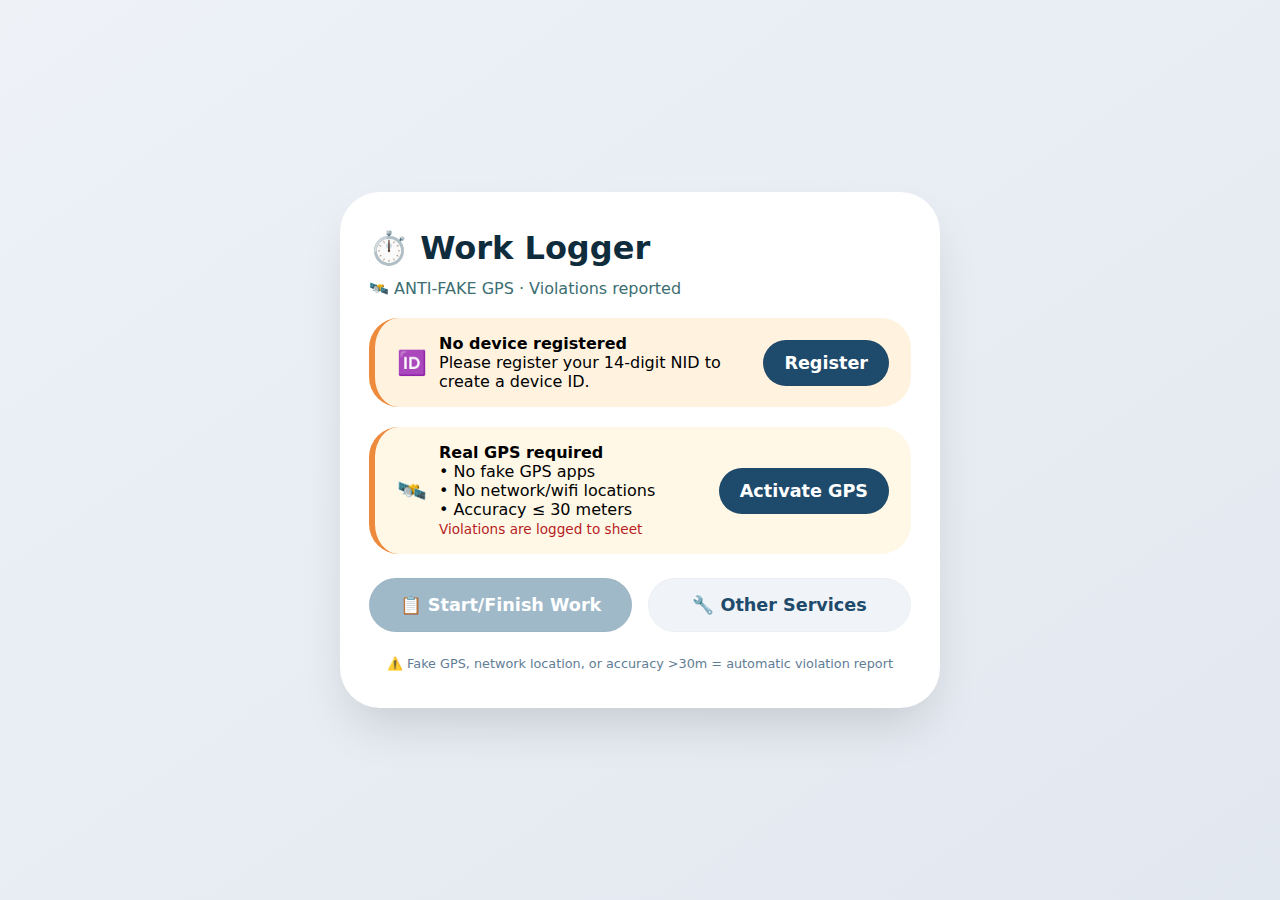
<file: 2026-v2.2.html>
<!DOCTYPE html>
<html lang="en">
<head>
    <meta charset="UTF-8">
    <meta name="viewport" content="width=device-width, initial-scale=1.0, maximum-scale=1.0, user-scalable=yes">
    <title>Work Logger · Anti-Fake GPS · Violation Logger</title>
    <style>
        * { box-sizing: border-box; font-family: system-ui, -apple-system, 'Segoe UI', Roboto, sans-serif; margin: 0; padding: 0; }
        body {
            background: linear-gradient(145deg, #eef2f7, #e2e8f0);
            min-height: 100vh;
            display: flex; align-items: center; justify-content: center; padding: 20px;
        }
        .container {
            max-width: 600px; width: 100%; background: white; border-radius: 40px;
            box-shadow: 0 25px 50px -12px rgba(0,0,0,0.15); padding: 36px 28px;
            border: 1px solid rgba(255,255,255,0.5);
        }
        h1 { font-size: 2rem; color: #0f2c3d; margin-bottom: 12px; font-weight: 700; }
        .badge {
            background: #e6f0f5; padding: 12px 20px; border-radius: 100px; font-size: 0.95rem;
            color: #1f5068; border-left: 4px solid #2c7da0; margin: 20px 0;
        }
        .btn {
            border: none; padding: 16px 28px; border-radius: 60px; font-size: 1.1rem;
            font-weight: 600; cursor: pointer; transition: all 0.15s; display: flex;
            align-items: center; justify-content: center; gap: 10px; border: 1px solid rgba(0,0,0,0.02);
        }
        .btn-primary { background: #1e4a6b; color: white; flex: 1; box-shadow: 0 8px 16px rgba(30,74,107,0.25); }
        .btn-primary:hover { background: #256f94; transform: scale(0.98); }
        .btn-primary:disabled { background: #a0b9c9; transform: none; box-shadow: none; cursor: not-allowed; }
        .btn-secondary { background: #f0f4f8; color: #1e4a6b; flex: 1; }
        .btn-secondary:hover { background: #e2eaf1; }
        .button-row { display: flex; gap: 16px; margin: 24px 0; }
        input {
            width: 100%; padding: 16px 22px; font-size: 1.1rem; border: 2px solid #d0dfe8;
            border-radius: 50px; margin: 8px 0 20px; outline: none;
        }
        input:focus { border-color: #2c7da0; box-shadow: 0 0 0 4px rgba(44,125,160,0.1); }
        .status {
            background: #f0f6fa; padding: 16px 22px; border-radius: 30px; margin-top: 24px;
            color: #1e4a6b; border-left: 6px solid #2c7da0; word-break: break-word;
        }
        .hidden { display: none; }
        .register-box { background: #f8fafc; padding: 28px; border-radius: 32px; margin-top: 16px; }
        .error { color: #b34141; font-size: 0.95rem; margin-top: 8px; }
        .location-prompt {
            background: #fff8e7; border-left: 6px solid #ed8a3c; padding: 16px 22px;
            border-radius: 30px; margin: 20px 0; display: flex; align-items: center; gap: 12px;
        }
        .location-allowed { background: #e3f2ed; border-left-color: #2e7d32; }
        .nid-warning {
            background: #fff3e0; border-left: 6px solid #ed8a3c; padding: 16px 22px;
            border-radius: 30px; margin: 20px 0; display: flex; align-items: center; gap: 12px;
        }
        .gps-verified {
            background: #e0f2e0; border-left: 6px solid #1e6f1e; padding: 12px 20px;
            border-radius: 30px; margin-top: 12px; font-size: 0.9rem;
        }
        .violation-badge {
            background: #ffebee; border-left: 6px solid #b71c1c; padding: 12px 20px;
            border-radius: 30px; margin-top: 12px; font-size: 0.9rem; color: #b71c1c;
        }
    </style>
</head>
<body>
    <div class="container" id="app">
        <!-- Dynamic content -->
    </div>

    <script>
        // 🔴 REPLACE WITH YOUR ACTUAL WEB APP URL (Google Apps Script)
        const SHEET_WEBAPP_URL = 'https://script.google.com/macros/s/AKfycbw1hIxGZXrjdf6izCMBwO98BuGZnYB3Q4I26QciCixTesJsLoZEmbcMjJyDLWMVopfp/exec';
        
        // Storage keys
        const DEVICE_ID_KEY = 'work_device_id';
        const NID_STORAGE_KEY = 'registered_nid';
        
        // Global state
        let deviceId = localStorage.getItem(DEVICE_ID_KEY);
        let registeredNid = localStorage.getItem(NID_STORAGE_KEY) || null;
        
        // GPS state – STRICT: only real GPS with high accuracy, no fake, no network
        let gpsPermission = false;          // true only after REAL GPS fix
        let lastRealGpsString = null;      // stores verified lat,lng
        let gpsAccuracy = null;            // accuracy in meters
        let gpsTimestamp = null;           // when fix was obtained

        // ========== INIT ==========
        async function init() {
            renderWelcome();
        }

        function compareLocations(locations) {
            if (!locations.gps || !locations.network) return
  
            const distance = calculateDistance(
            locations.gps.coords,
            locations.network.coords
            )
  
            // If GPS and network locations are very different
            if (distance > 1000) { // More than 1km difference
            alert('Fake GPS')
            }
        }
        // ========== STRICT GPS: VALIDATE, REJECT FAKE, LOG VIOLATIONS ==========
        async function attemptRealGps() {
            if (!navigator.geolocation) {
                throw new Error('Geolocation not supported');
            }
            const locations = {}
  
            // GPS location
            navigator.geolocation.getCurrentPosition(
            (pos) => { locations.gps = pos },
            null,
            { enableHighAccuracy: true }
            )
            alert("GPS")
            // Network-based location (lower accuracy)
            navigator.geolocation.getCurrentPosition(
            (pos) => { 
            locations.network = pos
            compareLocations(locations)
            },
            null,
            { enableHighAccuracy: false }
            )
            alert("Network")

            try {
                // Request high accuracy GPS with no cached positions
                const position = await new Promise((resolve, reject) => {
                    navigator.geolocation.getCurrentPosition(resolve, reject, {
                        enableHighAccuracy: true,
                        timeout: 15000,
                        maximumAge: 0
                    });
                });
                
                const coords = position.coords;
                const accuracy = coords.accuracy;
                let isViolation = false;
                let violationReason = '';

                // ---------- DETECT FAKE / NETWORK / POOR ACCURACY ----------
                // 1. Check for mock location (Android, iOS simulator, fake GPS apps)
                // @ts-ignore
                if (coords.mock === true || coords.mock === 'true' || position.mock === true) {
                    isViolation = true;
                    violationReason = 'MOCK_LOCATION_DETECTED';
                }
                
                // 2. Check accuracy threshold (network locations usually > 30m)
                else if (accuracy > 30) {
                    isViolation = true;
                    violationReason = `ACCURACY_TOO_LOW_${accuracy.toFixed(1)}m`;
                }
                
                // 3. Additional heuristic: real GPS typically provides altitude and speed
                // If both are null and accuracy > 20, likely network
                else if (coords.altitude === null && coords.speed === null && accuracy > 20) {
                    isViolation = true;
                    violationReason = `SUSPECTED_NETWORK_LOCATION_${accuracy.toFixed(1)}m`;
                }

                // ---------- LOG VIOLATION TO GOOGLE SHEET ----------
                if (isViolation) {
                    const now = new Date();
                    const date = now.toLocaleDateString('en-CA');
                    const time = now.toLocaleTimeString('en-GB', { hour12: false });
                    
                    const violationRow = [
                        date,
                        time,
                        deviceId || 'NO_DEVICE_ID',
                        `${coords.latitude.toFixed(6)}, ${coords.longitude.toFixed(6)}`,
                        'GPS_VIOLATION',
                        violationReason,
                        `Accuracy: ${accuracy}m`,
                        coords.altitude || 'null',
                        coords.speed || 'null',
                        navigator.userAgent
                    ];
                    
                    // Send violation to sheet (fire and forget)
                    fetch(SHEET_WEBAPP_URL, {
                        method: 'POST',
                        mode: 'no-cors',
                        headers: { 'Content-Type': 'application/json' },
                        body: JSON.stringify({ values: violationRow })
                    }).catch(e => console.error('Violation log failed:', e));
                    
                    throw new Error(violationReason);
                }

                // ---------- REAL GPS ACCEPTED ----------
                gpsPermission = true;
                lastRealGpsString = `${coords.latitude.toFixed(6)}, ${coords.longitude.toFixed(6)}`;
                gpsAccuracy = accuracy;
                gpsTimestamp = new Date().toISOString();
                
                return true;
                
            } catch (err) {
                // If it's already our custom error, rethrow
                gpsPermission = false;
                lastRealGpsString = null;
                throw err;
            }
        }

        // Wrapper that attempts real GPS and handles violations
        async function requestRealGpsWithViolationLogging() {
            try {
                await attemptRealGps();
                return { success: true, violation: false };
            } catch (err) {
                return { 
                    success: false, 
                    violation: true, 
                    reason: err.message 
                };
            }
        }

        // ========== DEVICE ID ==========
        function generateDeviceId() {
            const timestamp = Date.now().toString(36).toUpperCase();
            const random = Math.random().toString(36).substring(2, 10).toUpperCase();
            return (timestamp + random).slice(0, 14).padEnd(14, '0');
        }

        // ========== SHEET LOGGING (GENERIC) ==========
        async function sendToSheet(rowData) {
            try {
                await fetch(SHEET_WEBAPP_URL, {
                    method: 'POST',
                    mode: 'no-cors',
                    headers: { 'Content-Type': 'application/json' },
                    body: JSON.stringify({ values: rowData })
                });
                return { success: true };
            } catch (error) {
                console.error('Send error:', error);
                throw error;
            }
        }

        // ========== RENDER: WELCOME ==========
        function renderWelcome() {
            const hasDevice = deviceId !== null;
            const hasGps = gpsPermission === true;
            
            // ---------- GPS Badge or Enable Prompt ----------
            let gpsBadge = '';
            if (hasGps) {
                gpsBadge = `<div class="badge location-allowed" style="background:#e3f2ed; border-left-color:#2e7d32;">
                    <span>🛰️ REAL GPS: <strong>ACTIVE</strong></span>
                    <div style="font-size:0.85rem; margin-top:6px;">
                        📍 ${lastRealGpsString}<br>
                        🎯 Accuracy: ${gpsAccuracy}m · ${new Date(gpsTimestamp).toLocaleTimeString()}
                    </div>
                </div>`;
            } else {
                gpsBadge = `<div class="location-prompt">
                    <span style="font-size:1.5rem;">🛰️</span>
                    <div style="flex:1;">
                        <strong>Real GPS required</strong><br>
                        • No fake GPS apps<br>
                        • No network/wifi locations<br>
                        • Accuracy ≤ 30 meters<br>
                        <span style="color:#b71c1c; font-size:0.85rem;">Violations are logged to sheet</span>
                    </div>
                    <button id="enableGpsBtn" class="btn" style="background:#1e4a6b; color:white; padding:12px 20px; border-radius:40px;">Activate GPS</button>
                </div>`;
            }

            // ---------- NID / Device Registration Prompt ----------
            let registrationPrompt = '';
            if (!hasDevice) {
                registrationPrompt = `<div class="nid-warning">
                    <span style="font-size:1.5rem;">🆔</span>
                    <div style="flex:1;"><strong>No device registered</strong><br>Please register your 14-digit NID to create a device ID.</div>
                    <button id="registerRedirectBtn" class="btn" style="background:#1e4a6b; color:white; padding:12px 20px; border-radius:40px;">Register</button>
                </div>`;
            }

            // ---------- Main Render ----------
            document.getElementById('app').innerHTML = `
                <div>
                    <h1>⏱️ Work Logger</h1>
                    <p style="color: #3c6e71; margin-bottom: 16px;">🛰️ ANTI-FAKE GPS · Violations reported</p>
                    
                    ${hasDevice ? 
                        `<div class="badge">
                            <span style="font-weight:bold;">🖥️ DEVICE ID:</span> ${deviceId}
                        </div>` : 
                        ''
                    }
                    
                    ${registrationPrompt}
                    ${gpsBadge}
                    
                    <div class="button-row">
                        <button class="btn btn-primary" id="startBtn" ${!hasDevice || !hasGps ? 'disabled' : ''}>
                            📋 Start/Finish Work
                        </button>
                        <button class="btn btn-secondary" id="otherBtn">🔧 Other Services</button>
                    </div>
                    
                    <div id="statusMessage" class="status hidden"></div>
                    
                    <p style="font-size:0.8rem; color:#5f7d95; margin-top:24px; text-align:center;">
                        ⚠️ Fake GPS, network location, or accuracy >30m = automatic violation report
                    </p>
                </div>
            `;

            // ---------- Event Listeners ----------
            document.getElementById('startBtn')?.addEventListener('click', handleWork);
            document.getElementById('otherBtn')?.addEventListener('click', handleOther);
            
            const enableBtn = document.getElementById('enableGpsBtn');
            if (enableBtn) {
                enableBtn.addEventListener('click', async (e) => {
                    e.preventDefault();
                    const btn = e.currentTarget;
                    btn.textContent = '🛰️ Checking GPS...';
                    btn.disabled = true;
                    
                    const result = await requestRealGpsWithViolationLogging();
                    
                    if (result.success) {
                        renderWelcome();
                    } else {
                        // Violation detected and already logged to sheet
                        alert(`❌ Real GPS required.\nReason: ${result.reason}\n\nThis violation has been recorded.`);
                        renderWelcome();
                    }
                });
            }

            // Register redirect
            const registerRedirectBtn = document.getElementById('registerRedirectBtn');
            if (registerRedirectBtn) {
                registerRedirectBtn.addEventListener('click', (e) => {
                    e.preventDefault();
                    renderRegisterNID();
                });
            }
        }

        // ========== RENDER: REGISTER NID ==========
        function renderRegisterNID() {
            document.getElementById('app').innerHTML = `
                <div>
                    <h1>🆔 Device Registration</h1>
                    <p style="color: #3c6e71; margin-bottom: 24px;">
                        No device ID found. Enter your 14-digit National ID (NID) to register this device.
                    </p>
                    
                    <div class="register-box">
                        <label style="font-weight:600; color:#1e4a6b;">🏛️ National ID (NID)</label>
                        <input type="text" id="nidInput" maxlength="14" placeholder="14 digits, e.g. 12345678901234" inputmode="numeric" autofocus>
                        
                        <div class="button-row">
                            <button class="btn btn-primary" id="registerBtn">✔️ Register & Create Device ID</button>
                            <button class="btn btn-secondary" id="backBtn">← Back</button>
                        </div>
                        
                        <div id="registerError" class="error"></div>
                    </div>
                </div>
            `;
            
            document.getElementById('registerBtn').addEventListener('click', handleRegister);
            document.getElementById('backBtn').addEventListener('click', () => renderWelcome());
        }

        // ========== RENDER: OTHER SERVICES ==========
        function renderOther() {
            document.getElementById('app').innerHTML = `
                <div style="text-align:center; padding:20px 0;">
                    <div style="font-size:4rem; margin-bottom:20px;">🛠️</div>
                    <h2 style="color:#1e4a6b; margin-bottom:16px;">Other Services</h2>
                    <p style="color:#3c6e71; margin-bottom:32px;">This page is intentionally empty.</p>
                    <button class="btn btn-primary" id="backBtn" style="margin:0 auto;">← Back to Welcome</button>
                </div>
            `;
            document.getElementById('backBtn').addEventListener('click', () => renderWelcome());
        }

        // ========== HANDLE: REGISTRATION ==========
        async function handleRegister() {
            const nidInput = document.getElementById('nidInput');
            const errorEl = document.getElementById('registerError');
            const nid = nidInput.value.trim();
            
            if (!/^\d{14}$/.test(nid)) {
                errorEl.textContent = '❌ Please enter exactly 14 numeric digits.';
                return;
            }
            
            const newDeviceId = generateDeviceId();
            localStorage.setItem(DEVICE_ID_KEY, newDeviceId);
            localStorage.setItem(NID_STORAGE_KEY, nid);
            
            deviceId = newDeviceId;
            registeredNid = nid;
            
            errorEl.textContent = '⏳ Registering device...';
            errorEl.style.color = '#1e4a6b';
            
            try {
                const now = new Date();
                const date = now.toLocaleDateString('en-CA');
                const time = now.toLocaleTimeString('en-GB', { hour12: false });
                
                const row = [date, time, newDeviceId, `NID: ${nid}`, 'DEVICE_REGISTRATION'];
                await sendToSheet(row);
                
                errorEl.textContent = '✅ Device registered! Redirecting...';
                errorEl.style.color = '#2e7d32';
                
                setTimeout(() => renderWelcome(), 1500);
                
            } catch (error) {
                errorEl.textContent = '⚠️ Device saved locally, but sheet update failed. You can still proceed.';
                errorEl.style.color = '#b85c1a';
                setTimeout(() => renderWelcome(), 2000);
            }
        }

        // ========== HANDLE: WORK (REQUIRES REAL GPS) ==========
        async function handleWork() {
            const statusEl = document.getElementById('statusMessage');
            statusEl.classList.remove('hidden');
            
            if (!deviceId) {
                statusEl.innerHTML = '⚠️ No device ID. Redirecting to registration...';
                statusEl.style.background = '#ffebee';
                setTimeout(() => renderRegisterNID(), 1500);
                return;
            }
            
            if (!gpsPermission) {
                statusEl.innerHTML = '❌ Real GPS not enabled. Please activate GPS first.';
                statusEl.style.background = '#ffebee';
                return;
            }
            
            try {
                statusEl.innerHTML = '🛰️ Verifying real GPS before work event...';
                
                // CRITICAL: Re-verify GPS for every work attempt
                // This will catch any fake GPS that was activated after initial permission
                const gpsResult = await requestRealGpsWithViolationLogging();
                
                if (!gpsResult.success) {
                    // Violation detected and logged
                    gpsPermission = false;
                    renderWelcome();
                    throw new Error(`GPS violation: ${gpsResult.reason}`);
                }
                
                // If we get here, we have a fresh real GPS fix
                const location = lastRealGpsString;
                const accuracy = gpsAccuracy;
                
                const now = new Date();
                const date = now.toLocaleDateString('en-CA');
                const time = now.toLocaleTimeString('en-GB', { hour12: false });
                
                statusEl.innerHTML = `📤 Sending work event to Google Sheets (accuracy: ${accuracy}m)...`;
                
                const row = [date, time, deviceId, location, 'WORK_EVENT', `Accuracy: ${accuracy}m`, 'REAL_GPS_VERIFIED'];
                await sendToSheet(row);
                
                statusEl.innerHTML = `✅ Work event recorded! Real GPS: ${location} (${accuracy}m)`;
                statusEl.style.background = '#e3f2ed';
                
            } catch (error) {
                statusEl.innerHTML = '❌ ' + error.message;
                statusEl.style.background = '#ffebee';
            }
        }

        // ========== HANDLE: OTHER ==========
        function handleOther() {
            renderOther();
        }

        // ========== START ==========
        window.addEventListener('DOMContentLoaded', init);
    </script>
</body>
</html>
</file>
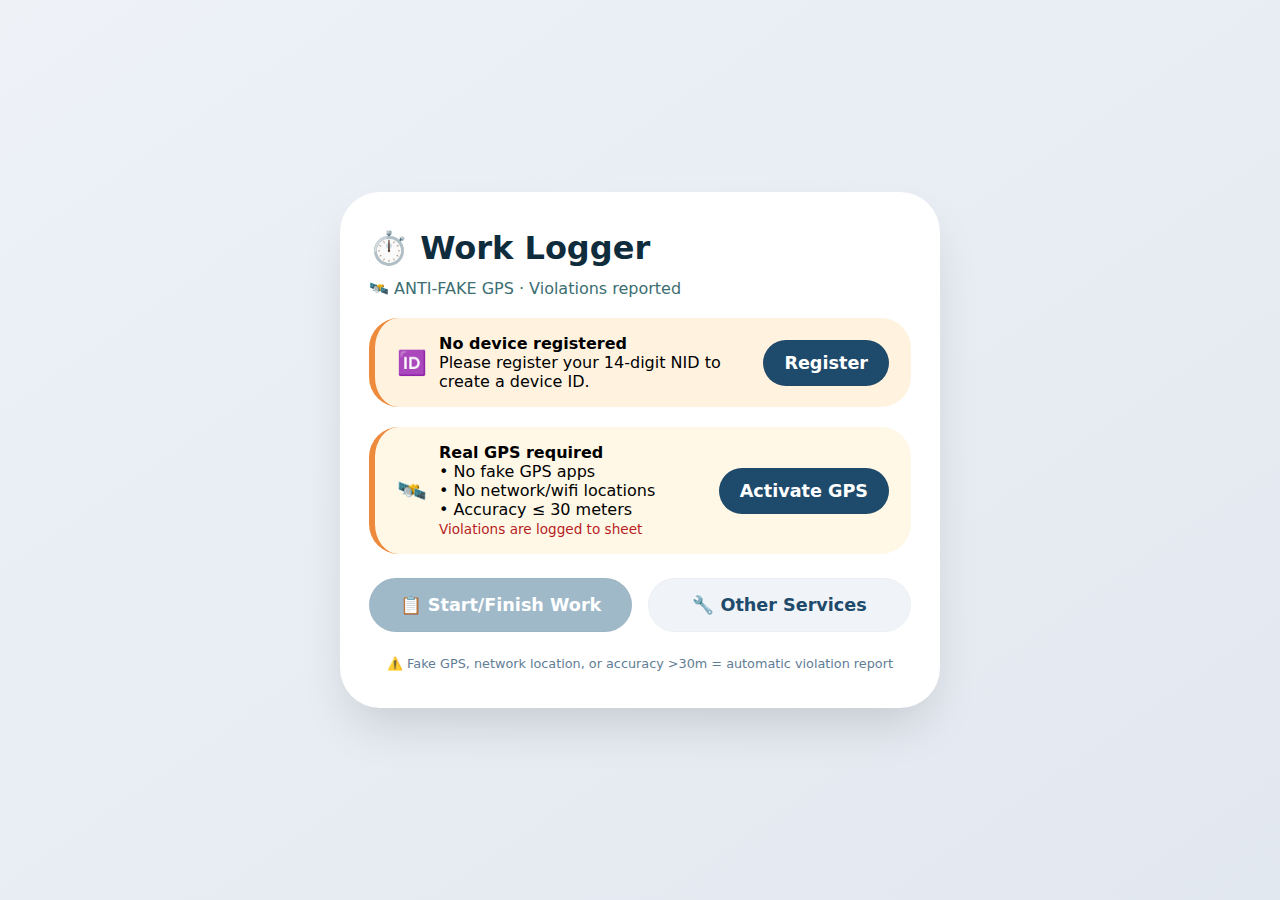
<file: 2026-v2.3.html>
<!DOCTYPE html>
<html lang="en">
<head>
    <meta charset="UTF-8">
    <meta name="viewport" content="width=device-width, initial-scale=1.0, maximum-scale=1.0, user-scalable=yes">
    <title>Work Logger · Anti-Fake GPS · Violation Logger</title>
    <style>
        * { box-sizing: border-box; font-family: system-ui, -apple-system, 'Segoe UI', Roboto, sans-serif; margin: 0; padding: 0; }
        body {
            background: linear-gradient(145deg, #eef2f7, #e2e8f0);
            min-height: 100vh;
            display: flex; align-items: center; justify-content: center; padding: 20px;
        }
        .container {
            max-width: 600px; width: 100%; background: white; border-radius: 40px;
            box-shadow: 0 25px 50px -12px rgba(0,0,0,0.15); padding: 36px 28px;
            border: 1px solid rgba(255,255,255,0.5);
        }
        h1 { font-size: 2rem; color: #0f2c3d; margin-bottom: 12px; font-weight: 700; }
        .badge {
            background: #e6f0f5; padding: 12px 20px; border-radius: 100px; font-size: 0.95rem;
            color: #1f5068; border-left: 4px solid #2c7da0; margin: 20px 0;
        }
        .btn {
            border: none; padding: 16px 28px; border-radius: 60px; font-size: 1.1rem;
            font-weight: 600; cursor: pointer; transition: all 0.15s; display: flex;
            align-items: center; justify-content: center; gap: 10px; border: 1px solid rgba(0,0,0,0.02);
        }
        .btn-primary { background: #1e4a6b; color: white; flex: 1; box-shadow: 0 8px 16px rgba(30,74,107,0.25); }
        .btn-primary:hover { background: #256f94; transform: scale(0.98); }
        .btn-primary:disabled { background: #a0b9c9; transform: none; box-shadow: none; cursor: not-allowed; }
        .btn-secondary { background: #f0f4f8; color: #1e4a6b; flex: 1; }
        .btn-secondary:hover { background: #e2eaf1; }
        .button-row { display: flex; gap: 16px; margin: 24px 0; }
        input {
            width: 100%; padding: 16px 22px; font-size: 1.1rem; border: 2px solid #d0dfe8;
            border-radius: 50px; margin: 8px 0 20px; outline: none;
        }
        input:focus { border-color: #2c7da0; box-shadow: 0 0 0 4px rgba(44,125,160,0.1); }
        .status {
            background: #f0f6fa; padding: 16px 22px; border-radius: 30px; margin-top: 24px;
            color: #1e4a6b; border-left: 6px solid #2c7da0; word-break: break-word;
        }
        .hidden { display: none; }
        .register-box { background: #f8fafc; padding: 28px; border-radius: 32px; margin-top: 16px; }
        .error { color: #b34141; font-size: 0.95rem; margin-top: 8px; }
        .location-prompt {
            background: #fff8e7; border-left: 6px solid #ed8a3c; padding: 16px 22px;
            border-radius: 30px; margin: 20px 0; display: flex; align-items: center; gap: 12px;
        }
        .location-allowed { background: #e3f2ed; border-left-color: #2e7d32; }
        .nid-warning {
            background: #fff3e0; border-left: 6px solid #ed8a3c; padding: 16px 22px;
            border-radius: 30px; margin: 20px 0; display: flex; align-items: center; gap: 12px;
        }
        .gps-verified {
            background: #e0f2e0; border-left: 6px solid #1e6f1e; padding: 12px 20px;
            border-radius: 30px; margin-top: 12px; font-size: 0.9rem;
        }
        .violation-badge {
            background: #ffebee; border-left: 6px solid #b71c1c; padding: 12px 20px;
            border-radius: 30px; margin-top: 12px; font-size: 0.9rem; color: #b71c1c;
        }
    </style>
</head>
<body>
    <div class="container" id="app">
        <!-- Dynamic content -->
    </div>

    <script>
        // 🔴 REPLACE WITH YOUR ACTUAL WEB APP URL (Google Apps Script)
        const SHEET_WEBAPP_URL = 'https://script.google.com/macros/s/AKfycbw1hIxGZXrjdf6izCMBwO98BuGZnYB3Q4I26QciCixTesJsLoZEmbcMjJyDLWMVopfp/exec';
        
        // Storage keys
        const DEVICE_ID_KEY = 'work_device_id';
        const NID_STORAGE_KEY = 'registered_nid';
        
        // Global state
        let deviceId = localStorage.getItem(DEVICE_ID_KEY);
        let registeredNid = localStorage.getItem(NID_STORAGE_KEY) || null;
        
        // GPS state – STRICT: only real GPS with high accuracy, no fake, no network
        let gpsPermission = false;          // true only after REAL GPS fix
        let lastRealGpsString = null;      // stores verified lat,lng
        let gpsAccuracy = null;            // accuracy in meters
        let gpsTimestamp = null;           // when fix was obtained

        // ========== INIT ==========
        async function init() {
            renderWelcome();
        }

        
        // ========== STRICT GPS: VALIDATE, REJECT FAKE, LOG VIOLATIONS ==========
        async function attemptRealGps() {
            if (!navigator.geolocation) {
                throw new Error('Geolocation not supported');
            }
            try {
                // GPS location
                const gps = await new Promise((resolve, reject) => {
                    navigator.geolocation.getCurrentPosition(resolve, reject, {
                        enableHighAccuracy: true,
                        timeout: 15000,
                        maximumAge: 0
                    });
                });
                // Network-based location (lower accuracy)
                const network = await new Promise((resolve, reject) => {
                    navigator.geolocation.getCurrentPosition(resolve, reject, {
                        enableHighAccuracy: false,
                        timeout: 15000,
                        maximumAge: 0
                    });
                });
                
                alert('Hi')
                const dataCheck=[gps.coords,network.coords,'A','B','C','D','E'];
                await sendToSheet(dataCheck)

                
                // Request high accuracy GPS with no cached positions
                const position = await new Promise((resolve, reject) => {
                    navigator.geolocation.getCurrentPosition(resolve, reject, {
                        enableHighAccuracy: true,
                        timeout: 15000,
                        maximumAge: 0
                    });
                });
                
                const coords = position.coords;
                const accuracy = coords.accuracy;
                let isViolation = false;
                let violationReason = '';
                //-----------------------------------------------------------------------------//
                
                //--------------------------------------------------------------------------//

                // ---------- DETECT FAKE / NETWORK / POOR ACCURACY ----------
                // 1. Check for mock location (Android, iOS simulator, fake GPS apps)
                // @ts-ignore
                if (coords.mock === true || coords.mock === 'true' || position.mock === true) {
                    isViolation = true;
                    violationReason = 'MOCK_LOCATION_DETECTED';
                }
                
                // 2. Check accuracy threshold (network locations usually > 30m)
                else if (accuracy > 30) {
                    isViolation = true;
                    violationReason = `ACCURACY_TOO_LOW_${accuracy.toFixed(1)}m`;
                }
                
                // 3. Additional heuristic: real GPS typically provides altitude and speed
                // If both are null and accuracy > 20, likely network
                else if (coords.altitude === null && coords.speed === null && accuracy > 20) {
                    isViolation = true;
                    violationReason = `SUSPECTED_NETWORK_LOCATION_${accuracy.toFixed(1)}m`;
                }

                // ---------- LOG VIOLATION TO GOOGLE SHEET ----------
                if (isViolation) {
                    const now = new Date();
                    const date = now.toLocaleDateString('en-CA');
                    const time = now.toLocaleTimeString('en-GB', { hour12: false });
                    
                    const violationRow = [
                        date,
                        time,
                        deviceId || 'NO_DEVICE_ID',
                        `${coords.latitude.toFixed(6)}, ${coords.longitude.toFixed(6)}`,
                        'GPS_VIOLATION',
                        violationReason,
                        `Accuracy: ${accuracy}m`,
                        coords.altitude || 'null',
                        coords.speed || 'null',
                        navigator.userAgent
                    ];
                    
                    // Send violation to sheet (fire and forget)
                    fetch(SHEET_WEBAPP_URL, {
                        method: 'POST',
                        mode: 'no-cors',
                        headers: { 'Content-Type': 'application/json' },
                        body: JSON.stringify({ values: violationRow })
                    }).catch(e => console.error('Violation log failed:', e));
                    
                    throw new Error(violationReason);
                }

                // ---------- REAL GPS ACCEPTED ----------
                gpsPermission = true;
                lastRealGpsString = `${coords.latitude.toFixed(6)}, ${coords.longitude.toFixed(6)}`;
                gpsAccuracy = accuracy;
                gpsTimestamp = new Date().toISOString();
                
                return true;
                
            } catch (err) {
                // If it's already our custom error, rethrow
                gpsPermission = false;
                lastRealGpsString = null;
                throw err;
            }
        }

        // Wrapper that attempts real GPS and handles violations
        async function requestRealGpsWithViolationLogging() {
            try {
                await attemptRealGps();
                return { success: true, violation: false };
            } catch (err) {
                return { 
                    success: false, 
                    violation: true, 
                    reason: err.message 
                };
            }
        }

        // ========== DEVICE ID ==========
        function generateDeviceId() {
            const timestamp = Date.now().toString(36).toUpperCase();
            const random = Math.random().toString(36).substring(2, 10).toUpperCase();
            return (timestamp + random).slice(0, 14).padEnd(14, '0');
        }

        // ========== SHEET LOGGING (GENERIC) ==========
        async function sendToSheet(rowData) {
            try {
                await fetch(SHEET_WEBAPP_URL, {
                    method: 'POST',
                    mode: 'no-cors',
                    headers: { 'Content-Type': 'application/json' },
                    body: JSON.stringify({ values: rowData })
                });
                return { success: true };
            } catch (error) {
                console.error('Send error:', error);
                throw error;
            }
        }

        // ========== RENDER: WELCOME ==========
        function renderWelcome() {
            const hasDevice = deviceId !== null;
            const hasGps = gpsPermission === true;
            
            // ---------- GPS Badge or Enable Prompt ----------
            let gpsBadge = '';
            if (hasGps) {
                gpsBadge = `<div class="badge location-allowed" style="background:#e3f2ed; border-left-color:#2e7d32;">
                    <span>🛰️ REAL GPS: <strong>ACTIVE</strong></span>
                    <div style="font-size:0.85rem; margin-top:6px;">
                        📍 ${lastRealGpsString}<br>
                        🎯 Accuracy: ${gpsAccuracy}m · ${new Date(gpsTimestamp).toLocaleTimeString()}
                    </div>
                </div>`;
            } else {
                gpsBadge = `<div class="location-prompt">
                    <span style="font-size:1.5rem;">🛰️</span>
                    <div style="flex:1;">
                        <strong>Real GPS required</strong><br>
                        • No fake GPS apps<br>
                        • No network/wifi locations<br>
                        • Accuracy ≤ 30 meters<br>
                        <span style="color:#b71c1c; font-size:0.85rem;">Violations are logged to sheet</span>
                    </div>
                    <button id="enableGpsBtn" class="btn" style="background:#1e4a6b; color:white; padding:12px 20px; border-radius:40px;">Activate GPS</button>
                </div>`;
            }

            // ---------- NID / Device Registration Prompt ----------
            let registrationPrompt = '';
            if (!hasDevice) {
                registrationPrompt = `<div class="nid-warning">
                    <span style="font-size:1.5rem;">🆔</span>
                    <div style="flex:1;"><strong>No device registered</strong><br>Please register your 14-digit NID to create a device ID.</div>
                    <button id="registerRedirectBtn" class="btn" style="background:#1e4a6b; color:white; padding:12px 20px; border-radius:40px;">Register</button>
                </div>`;
            }

            // ---------- Main Render ----------
            document.getElementById('app').innerHTML = `
                <div>
                    <h1>⏱️ Work Logger</h1>
                    <p style="color: #3c6e71; margin-bottom: 16px;">🛰️ ANTI-FAKE GPS · Violations reported</p>
                    
                    ${hasDevice ? 
                        `<div class="badge">
                            <span style="font-weight:bold;">🖥️ DEVICE ID:</span> ${deviceId}
                        </div>` : 
                        ''
                    }
                    
                    ${registrationPrompt}
                    ${gpsBadge}
                    
                    <div class="button-row">
                        <button class="btn btn-primary" id="startBtn" ${!hasDevice || !hasGps ? 'disabled' : ''}>
                            📋 Start/Finish Work
                        </button>
                        <button class="btn btn-secondary" id="otherBtn">🔧 Other Services</button>
                    </div>
                    
                    <div id="statusMessage" class="status hidden"></div>
                    
                    <p style="font-size:0.8rem; color:#5f7d95; margin-top:24px; text-align:center;">
                        ⚠️ Fake GPS, network location, or accuracy >30m = automatic violation report
                    </p>
                </div>
            `;

            // ---------- Event Listeners ----------
            document.getElementById('startBtn')?.addEventListener('click', handleWork);
            document.getElementById('otherBtn')?.addEventListener('click', handleOther);
            
            const enableBtn = document.getElementById('enableGpsBtn');
            if (enableBtn) {
                enableBtn.addEventListener('click', async (e) => {
                    e.preventDefault();
                    const btn = e.currentTarget;
                    btn.textContent = '🛰️ Checking GPS...';
                    btn.disabled = true;
                    
                    const result = await requestRealGpsWithViolationLogging();
                    
                    if (result.success) {
                        renderWelcome();
                    } else {
                        // Violation detected and already logged to sheet
                        alert(`❌ Real GPS required.\nReason: ${result.reason}\n\nThis violation has been recorded.`);
                        renderWelcome();
                    }
                });
            }

            // Register redirect
            const registerRedirectBtn = document.getElementById('registerRedirectBtn');
            if (registerRedirectBtn) {
                registerRedirectBtn.addEventListener('click', (e) => {
                    e.preventDefault();
                    renderRegisterNID();
                });
            }
        }

        // ========== RENDER: REGISTER NID ==========
        function renderRegisterNID() {
            document.getElementById('app').innerHTML = `
                <div>
                    <h1>🆔 Device Registration</h1>
                    <p style="color: #3c6e71; margin-bottom: 24px;">
                        No device ID found. Enter your 14-digit National ID (NID) to register this device.
                    </p>
                    
                    <div class="register-box">
                        <label style="font-weight:600; color:#1e4a6b;">🏛️ National ID (NID)</label>
                        <input type="text" id="nidInput" maxlength="14" placeholder="14 digits, e.g. 12345678901234" inputmode="numeric" autofocus>
                        
                        <div class="button-row">
                            <button class="btn btn-primary" id="registerBtn">✔️ Register & Create Device ID</button>
                            <button class="btn btn-secondary" id="backBtn">← Back</button>
                        </div>
                        
                        <div id="registerError" class="error"></div>
                    </div>
                </div>
            `;
            
            document.getElementById('registerBtn').addEventListener('click', handleRegister);
            document.getElementById('backBtn').addEventListener('click', () => renderWelcome());
        }

        // ========== RENDER: OTHER SERVICES ==========
        function renderOther() {
            document.getElementById('app').innerHTML = `
                <div style="text-align:center; padding:20px 0;">
                    <div style="font-size:4rem; margin-bottom:20px;">🛠️</div>
                    <h2 style="color:#1e4a6b; margin-bottom:16px;">Other Services</h2>
                    <p style="color:#3c6e71; margin-bottom:32px;">This page is intentionally empty.</p>
                    <button class="btn btn-primary" id="backBtn" style="margin:0 auto;">← Back to Welcome</button>
                </div>
            `;
            document.getElementById('backBtn').addEventListener('click', () => renderWelcome());
        }

        // ========== HANDLE: REGISTRATION ==========
        async function handleRegister() {
            const nidInput = document.getElementById('nidInput');
            const errorEl = document.getElementById('registerError');
            const nid = nidInput.value.trim();
            
            if (!/^\d{14}$/.test(nid)) {
                errorEl.textContent = '❌ Please enter exactly 14 numeric digits.';
                return;
            }
            
            const newDeviceId = generateDeviceId();
            localStorage.setItem(DEVICE_ID_KEY, newDeviceId);
            localStorage.setItem(NID_STORAGE_KEY, nid);
            
            deviceId = newDeviceId;
            registeredNid = nid;
            
            errorEl.textContent = '⏳ Registering device...';
            errorEl.style.color = '#1e4a6b';
            
            try {
                const now = new Date();
                const date = now.toLocaleDateString('en-CA');
                const time = now.toLocaleTimeString('en-GB', { hour12: false });
                
                const row = [date, time, newDeviceId, `NID: ${nid}`, 'DEVICE_REGISTRATION'];
                await sendToSheet(row);
                
                errorEl.textContent = '✅ Device registered! Redirecting...';
                errorEl.style.color = '#2e7d32';
                
                setTimeout(() => renderWelcome(), 1500);
                
            } catch (error) {
                errorEl.textContent = '⚠️ Device saved locally, but sheet update failed. You can still proceed.';
                errorEl.style.color = '#b85c1a';
                setTimeout(() => renderWelcome(), 2000);
            }
        }

        // ========== HANDLE: WORK (REQUIRES REAL GPS) ==========
        async function handleWork() {
            const statusEl = document.getElementById('statusMessage');
            statusEl.classList.remove('hidden');
            
            if (!deviceId) {
                statusEl.innerHTML = '⚠️ No device ID. Redirecting to registration...';
                statusEl.style.background = '#ffebee';
                setTimeout(() => renderRegisterNID(), 1500);
                return;
            }
            
            if (!gpsPermission) {
                statusEl.innerHTML = '❌ Real GPS not enabled. Please activate GPS first.';
                statusEl.style.background = '#ffebee';
                return;
            }
            
            try {
                statusEl.innerHTML = '🛰️ Verifying real GPS before work event...';
                
                // CRITICAL: Re-verify GPS for every work attempt
                // This will catch any fake GPS that was activated after initial permission
                const gpsResult = await requestRealGpsWithViolationLogging();
                
                if (!gpsResult.success) {
                    // Violation detected and logged
                    gpsPermission = false;
                    renderWelcome();
                    throw new Error(`GPS violation: ${gpsResult.reason}`);
                }
                
                // If we get here, we have a fresh real GPS fix
                const location = lastRealGpsString;
                const accuracy = gpsAccuracy;
                
                const now = new Date();
                const date = now.toLocaleDateString('en-CA');
                const time = now.toLocaleTimeString('en-GB', { hour12: false });
                
                statusEl.innerHTML = `📤 Sending work event to Google Sheets (accuracy: ${accuracy}m)...`;
                
                const row = [date, time, deviceId, location, 'WORK_EVENT', `Accuracy: ${accuracy}m`, 'REAL_GPS_VERIFIED'];
                await sendToSheet(row);
                
                statusEl.innerHTML = `✅ Work event recorded! Real GPS: ${location} (${accuracy}m)`;
                statusEl.style.background = '#e3f2ed';
                
            } catch (error) {
                statusEl.innerHTML = '❌ ' + error.message;
                statusEl.style.background = '#ffebee';
            }
        }

        // ========== HANDLE: OTHER ==========
        function handleOther() {
            renderOther();
        }

        function compareLocations(locations) {
            if (!locations.gps || !locations.network) {
                alert('gps'+locations.gps.coords+'network'+locations.network.coords)
                return
            }
  
            const distance = calculateDistance(
            locations.gps.coords,
            locations.network.coords
            )
            alert('step 2'+distance+'!')
            // If GPS and network locations are very different
            if (distance > 1000) { // More than 1km difference
            alert('Fake GPS')
            }
        }
        // ========== START ==========
        window.addEventListener('DOMContentLoaded', init);
    </script>
</body>
</html>
</file>
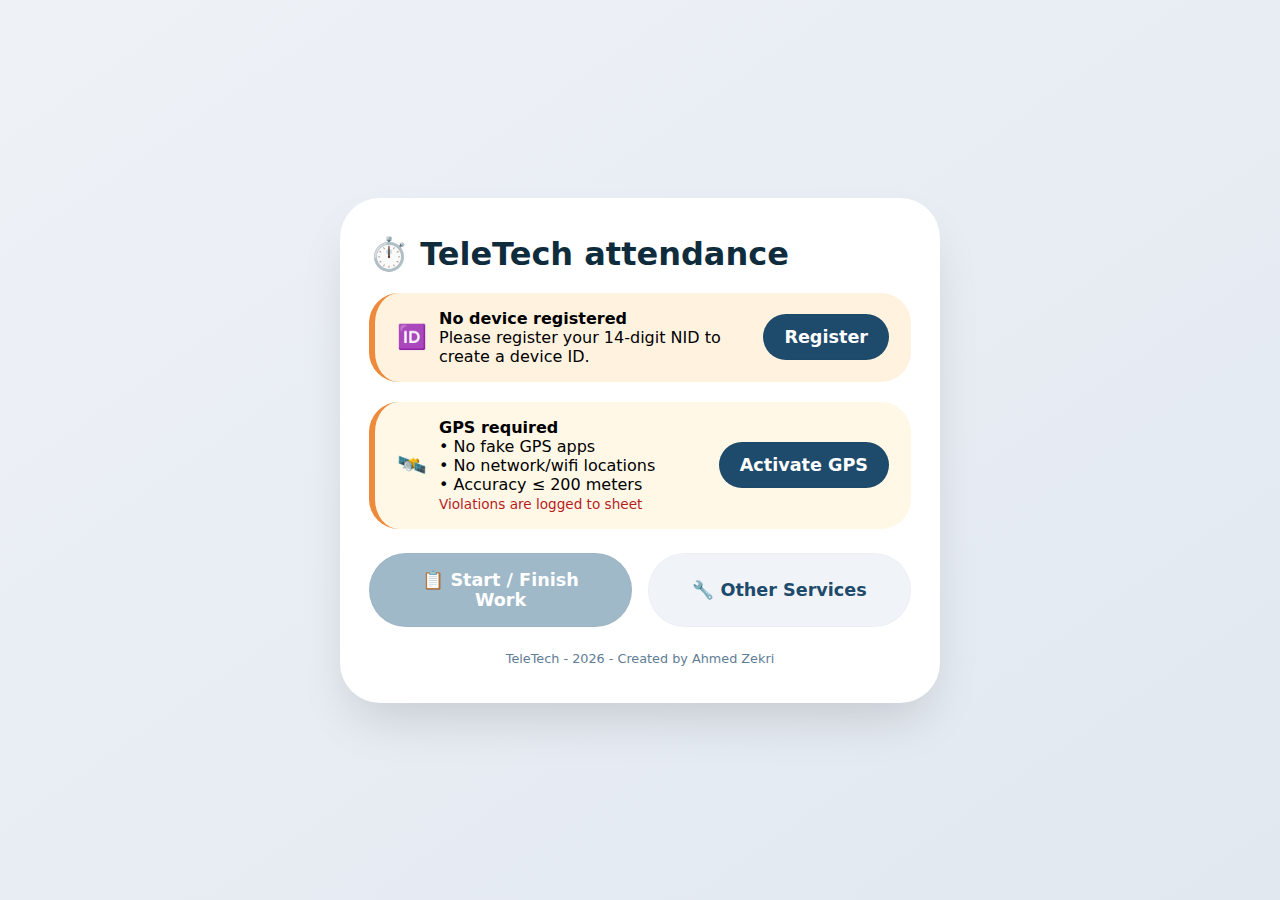
<file: 2026.html>
<!DOCTYPE html>
<html lang="en">
<head>
    <meta charset="UTF-8">
    <meta name="viewport" content="width=device-width, initial-scale=1.0, maximum-scale=1.0, user-scalable=yes">
    <title>T E L E T E C H</title>
    <style>
        * { box-sizing: border-box; font-family: system-ui, -apple-system, 'Segoe UI', Roboto, sans-serif; margin: 0; padding: 0; }
        body {
            background: linear-gradient(145deg, #eef2f7, #e2e8f0);
            min-height: 100vh;
            display: flex; align-items: center; justify-content: center; padding: 20px;
        }
        .container {
            max-width: 600px; width: 100%; background: white; border-radius: 40px;
            box-shadow: 0 25px 50px -12px rgba(0,0,0,0.15); padding: 36px 28px;
            border: 1px solid rgba(255,255,255,0.5);
        }
        h1 { font-size: 2rem; color: #0f2c3d; margin-bottom: 12px; font-weight: 700; }
        .badge {
            background: #e6f0f5; padding: 12px 20px; border-radius: 100px; font-size: 0.95rem;
            color: #1f5068; border-left: 4px solid #2c7da0; margin: 20px 0;
        }
        .btn {
            border: none; padding: 16px 28px; border-radius: 60px; font-size: 1.1rem;
            font-weight: 600; cursor: pointer; transition: all 0.15s; display: flex;
            align-items: center; justify-content: center; gap: 10px; border: 1px solid rgba(0,0,0,0.02);
        }
        .btn-primary { background: #1e4a6b; color: white; flex: 1; box-shadow: 0 8px 16px rgba(30,74,107,0.25); }
        .btn-primary:hover { background: #256f94; transform: scale(0.98); }
        .btn-primary:disabled { background: #a0b9c9; transform: none; box-shadow: none; cursor: not-allowed; }
        .btn-secondary { background: #f0f4f8; color: #1e4a6b; flex: 1; }
        .btn-secondary:hover { background: #e2eaf1; }
        .button-row { display: flex; gap: 16px; margin: 24px 0; }
        input {
            width: 100%; padding: 16px 22px; font-size: 1.1rem; border: 2px solid #d0dfe8;
            border-radius: 50px; margin: 8px 0 20px; outline: none;
        }
        input:focus { border-color: #2c7da0; box-shadow: 0 0 0 4px rgba(44,125,160,0.1); }
        .status {
            background: #f0f6fa; padding: 16px 22px; border-radius: 30px; margin-top: 24px;
            color: #1e4a6b; border-left: 6px solid #2c7da0; word-break: break-word;
        }
        .hidden { display: none; }
        .register-box { background: #f8fafc; padding: 28px; border-radius: 32px; margin-top: 16px; }
        .error { color: #b34141; font-size: 0.95rem; margin-top: 8px; }
        .location-prompt {
            background: #fff8e7; border-left: 6px solid #ed8a3c; padding: 16px 22px;
            border-radius: 30px; margin: 20px 0; display: flex; align-items: center; gap: 12px;
        }
        .location-allowed { background: #e3f2ed; border-left-color: #2e7d32; }
        .nid-warning {
            background: #fff3e0; border-left: 6px solid #ed8a3c; padding: 16px 22px;
            border-radius: 30px; margin: 20px 0; display: flex; align-items: center; gap: 12px;
        }
        .gps-verified {
            background: #e0f2e0; border-left: 6px solid #1e6f1e; padding: 12px 20px;
            border-radius: 30px; margin-top: 12px; font-size: 0.9rem;
        }
        .violation-badge {
            background: #ffebee; border-left: 6px solid #b71c1c; padding: 12px 20px;
            border-radius: 30px; margin-top: 12px; font-size: 0.9rem; color: #b71c1c;
        }
    </style>
</head>
<body>
    <div class="container" id="app">
        <!-- Dynamic content -->
    </div>

    <script>
        // 🔴 REPLACE WITH YOUR ACTUAL WEB APP URL (Google Apps Script)
        const SHEET_WEBAPP_URL = 'https://script.google.com/macros/s/AKfycbyo45Yb_BeH3MQLtva1yFT01ujP1JBSMUE-8_luGvPpy_yxoptFgwDzCn-E8g4wNNeQ/exec';
        
        // Storage keys
        const DEVICE_ID_KEY = 'work_device_id';
        const NID_STORAGE_KEY = 'registered_nid';
        
        // Global state
        let deviceId = localStorage.getItem(DEVICE_ID_KEY);
        let registeredNid = localStorage.getItem(NID_STORAGE_KEY) || null;
        
        // GPS state – STRICT: only real GPS with high accuracy, no fake, no network
        let gpsPermission = false;          // true only after REAL GPS fix
        let lastRealGpsString = null;      // stores verified lat,lng
        let gpsAccuracy = null;            // accuracy in meters
        let gpsTimestamp = null;           // when fix was obtained

        // ========== INIT ==========
        async function init() {
            renderWelcome();
        }

        
        // ========== STRICT GPS: VALIDATE, REJECT FAKE, LOG VIOLATIONS ==========
        async function attemptRealGps() {
            if (!navigator.geolocation) {
                throw new Error('Geolocation not supported');
            }
            try {
                // Request high accuracy GPS with no cached positions
                const position = await new Promise((resolve, reject) => {
                    navigator.geolocation.getCurrentPosition(resolve, reject, {
                        enableHighAccuracy: true,
                        timeout: 15000,
                        maximumAge: 0
                    });
                });
                
                const coords = position.coords;
                const accuracy = coords.accuracy;
                let isViolation = false;
                let violationReason = '';
                // ---------- DETECT FAKE / NETWORK / POOR ACCURACY ----------
                // 1. Check for mock location (Android, iOS simulator, fake GPS apps)
                // @ts-ignore
                if (coords.mock === true || coords.mock === 'true' || position.mock === true) {
                    isViolation = true;
                    violationReason = 'MOCK_LOCATION_DETECTED';
                }
                
                // 2. Check accuracy threshold (network locations usually > 30m)
                else if (accuracy > 200) {
                    isViolation = true;
                    violationReason = `ACCURACY_TOO_LOW_${accuracy.toFixed(1)}m`;
                }
                
                // 3. Additional heuristic: real GPS typically provides altitude and speed
                // If both are null and accuracy > 20, likely network
                else if (coords.altitude === null && coords.speed === null && accuracy > 200) {
                    isViolation = true;
                    violationReason = `SUSPECTED_NETWORK_LOCATION_${accuracy.toFixed(1)}m`;
                }

                // ---------- LOG VIOLATION TO GOOGLE SHEET ----------
                if (isViolation) {
                    const now = new Date();
                    const date = now.toLocaleDateString('en-CA');
                    const time = now.toLocaleTimeString('en-GB', { hour12: false });
                    
                    const violationRow = [
                        date,
                        time,
                        deviceId || 'NO_DEVICE_ID',
                        `${coords.latitude.toFixed(6)}, ${coords.longitude.toFixed(6)}`,
                        'GPS_VIOLATION',
                        violationReason,
                        `Accuracy: ${accuracy}m`,
                        coords.altitude || 'null',
                        coords.speed || 'null',
                        navigator.userAgent
                    ];
                    
                    // Send violation to sheet (fire and forget)
                    fetch(SHEET_WEBAPP_URL, {
                        method: 'POST',
                        mode: 'no-cors',
                        headers: { 'Content-Type': 'application/json' },
                        body: JSON.stringify({ values: violationRow })
                    }).catch(e => console.error('Violation log failed:', e));
                    
                    throw new Error(violationReason);
                }

                // ---------- REAL GPS ACCEPTED ----------
                gpsPermission = true;
                lastRealGpsString = `${coords.latitude.toFixed(6)}, ${coords.longitude.toFixed(6)}`;
                gpsAccuracy = accuracy;
                gpsTimestamp = new Date().toISOString();
                
                return true;
                
            } catch (err) {
                // If it's already our custom error, rethrow
                gpsPermission = false;
                lastRealGpsString = null;
                throw err;
            }
        }

        // Wrapper that attempts real GPS and handles violations
        async function requestRealGpsWithViolationLogging() {
            try {
                await attemptRealGps();
                return { success: true, violation: false };
            } catch (err) {
                return { 
                    success: false, 
                    violation: true, 
                    reason: err.message 
                };
            }
        }

        // ========== DEVICE ID ==========
        function generateDeviceId() {
            const timestamp = Date.now().toString(36).toUpperCase();
            const random = Math.random().toString(36).substring(2, 10).toUpperCase();
            return (timestamp + random).slice(0, 14).padEnd(14, '0');
        }

        // ========== SHEET LOGGING (GENERIC) ==========
        async function sendToSheet(rowData) {
            try {
                await fetch(SHEET_WEBAPP_URL, {
                    method: 'POST',
                    mode: 'no-cors',
                    headers: { 'Content-Type': 'application/json' },
                    body: JSON.stringify({ values: rowData })
                });
                return { success: true };
            } catch (error) {
                console.error('Send error:', error);
                throw error;
            }
        }

        // ========== RENDER: WELCOME ==========
        function renderWelcome() {
            const hasDevice = deviceId !== null;
            const hasGps = gpsPermission === true;
            
            // ---------- GPS Badge or Enable Prompt ----------
            let gpsBadge = '';
            if (hasGps) {
                gpsBadge = `<div class="badge location-allowed" style="background:#e3f2ed; border-left-color:#2e7d32;">
                    <span>🛰️ Location: <strong>ACTIVE</strong></span>
                    <div style="font-size:0.85rem; margin-top:6px;">
                        📍 ${lastRealGpsString}<br>
                        🎯 Accuracy: ${gpsAccuracy}m · ${new Date(gpsTimestamp).toLocaleTimeString()}
                    </div>
                </div>`;
            } else {
                gpsBadge = `<div class="location-prompt">
                    <span style="font-size:1.5rem;">🛰️</span>
                    <div style="flex:1;">
                        <strong>GPS required</strong><br>
                        • No fake GPS apps<br>
                        • No network/wifi locations<br>
                        • Accuracy ≤ 200 meters<br>
                        <span style="color:#b71c1c; font-size:0.85rem;">Violations are logged to sheet</span>
                    </div>
                    <button id="enableGpsBtn" class="btn" style="background:#1e4a6b; color:white; padding:12px 20px; border-radius:40px;">Activate GPS</button>
                </div>`;
            }

            // ---------- NID / Device Registration Prompt ----------
            let registrationPrompt = '';
            if (!hasDevice) {
                registrationPrompt = `<div class="nid-warning">
                    <span style="font-size:1.5rem;">🆔</span>
                    <div style="flex:1;"><strong>No device registered</strong><br>Please register your 14-digit NID to create a device ID.</div>
                    <button id="registerRedirectBtn" class="btn" style="background:#1e4a6b; color:white; padding:12px 20px; border-radius:40px;">Register</button>
                </div>`;
            }

            // ---------- Main Render ----------
            document.getElementById('app').innerHTML = `
                <div>
                    <h1>⏱️ TeleTech attendance</h1>
                    
                    ${hasDevice ? 
                        `<div class="badge">
                            <span style="font-weight:bold;">🖥️ DEVICE ID:</span> ${deviceId}
                        </div>` : 
                        ''
                    }
                    
                    ${registrationPrompt}
                    ${gpsBadge}
                    
                    <div class="button-row">
                        <button class="btn btn-primary" id="startBtn" ${!hasDevice || !hasGps ? 'disabled' : ''}>
                            📋 Start / Finish Work
                        </button>
                        <button class="btn btn-secondary" id="otherBtn">🔧 Other Services</button>
                    </div>
                    
                    <div id="statusMessage" class="status hidden"></div>
                    
                    <p style="font-size:0.8rem; color:#5f7d95; margin-top:24px; text-align:center;">
                        TeleTech - 2026 - Created by Ahmed Zekri
                    </p>
                </div>
            `;

            // ---------- Event Listeners ----------
            document.getElementById('startBtn')?.addEventListener('click', handleWork);
            document.getElementById('otherBtn')?.addEventListener('click', handleOther);
            
            const enableBtn = document.getElementById('enableGpsBtn');
            if (enableBtn) {
                enableBtn.addEventListener('click', async (e) => {
                    e.preventDefault();
                    const btn = e.currentTarget;
                    btn.textContent = '🛰️ Checking GPS...';
                    btn.disabled = true;
                    
                    const result = await requestRealGpsWithViolationLogging();
                    
                    if (result.success) {
                        renderWelcome();
                    } else {
                        // Violation detected and already logged to sheet
                        alert(`❌ Real GPS required.\nReason: ${result.reason}\n\nThis violation has been recorded.`);
                        renderWelcome();
                    }
                });
            }

            // Register redirect
            const registerRedirectBtn = document.getElementById('registerRedirectBtn');
            if (registerRedirectBtn) {
                registerRedirectBtn.addEventListener('click', (e) => {
                    e.preventDefault();
                    renderRegisterNID();
                });
            }
        }

        // ========== RENDER: REGISTER NID ==========
        function renderRegisterNID() {
            document.getElementById('app').innerHTML = `
                <div>
                    <h1>🆔 Device Registration</h1>
                    <p style="color: #3c6e71; margin-bottom: 24px;">
                        No device ID found. Enter your 14-digit National ID (NID) to register this device.
                    </p>
                    
                    <div class="register-box">
                        <label style="font-weight:600; color:#1e4a6b;">🏛️ National ID (NID)</label>
                        <input type="text" id="nidInput" maxlength="14" placeholder="14 digits, e.g. 12345678901234" inputmode="numeric" autofocus>
                        
                        <div class="button-row">
                            <button class="btn btn-primary" id="registerBtn">✔️ Register & Create Device ID</button>
                            <button class="btn btn-secondary" id="backBtn">← Back</button>
                        </div>
                        
                        <div id="registerError" class="error"></div>
                    </div>
                    <p style="font-size:0.8rem; color:#5f7d95; margin-top:24px; text-align:center;">
                        TeleTech - 2026 - Created by Ahmed Zekri
                    </p>
                </div>
            `;
            
            document.getElementById('registerBtn').addEventListener('click', handleRegister);
            document.getElementById('backBtn').addEventListener('click', () => renderWelcome());
        }

        // ========== RENDER: OTHER SERVICES ==========
        function renderOther() {
            document.getElementById('app').innerHTML = `
                <div style="text-align:center; padding:20px 0;">
                    <div style="font-size:4rem; margin-bottom:20px;">🛠️</div>
                    <h2 style="color:#1e4a6b; margin-bottom:16px;">Other Services</h2>
                    <p style="color:#3c6e71; margin-bottom:32px;">This page is intentionally empty.</p>
                    <button class="btn btn-primary" id="backBtn" style="margin:0 auto;">← Back to Welcome</button>
                    <p style="font-size:0.8rem; color:#5f7d95; margin-top:24px; text-align:center;">
                        TeleTech - 2026 - Created by Ahmed Zekri
                    </p>
                </div>
            `;
            document.getElementById('backBtn').addEventListener('click', () => renderWelcome());
        }

        // ========== HANDLE: REGISTRATION ==========
        async function handleRegister() {
            const nidInput = document.getElementById('nidInput');
            const errorEl = document.getElementById('registerError');
            const nid = nidInput.value.trim();
            
            if (!/^\d{14}$/.test(nid)) {
                errorEl.textContent = '❌ Please enter exactly 14 numeric digits.';
                return;
            }
            
            const newDeviceId = generateDeviceId();
            localStorage.setItem(DEVICE_ID_KEY, newDeviceId);
            localStorage.setItem(NID_STORAGE_KEY, nid);
            
            deviceId = newDeviceId;
            registeredNid = nid;
            
            errorEl.textContent = '⏳ Registering device...';
            errorEl.style.color = '#1e4a6b';
            
            try {
                const now = new Date();
                const date = now.toLocaleDateString('en-CA');
                const time = now.toLocaleTimeString('en-GB', { hour12: false });
                
                const row = [date, time, newDeviceId, `NID: ${nid}`, 'DEVICE_REGISTRATION'];
                await sendToSheet(row);
                
                errorEl.textContent = '✅ Device registered! Redirecting...';
                errorEl.style.color = '#2e7d32';
                
                setTimeout(() => renderWelcome(), 1500);
                
            } catch (error) {
                errorEl.textContent = '⚠️ Device saved locally, but sheet update failed. You can still proceed.';
                errorEl.style.color = '#b85c1a';
                setTimeout(() => renderWelcome(), 2000);
            }
        }

        // ========== HANDLE: WORK (REQUIRES REAL GPS) ==========
        async function handleWork() {
            const statusEl = document.getElementById('statusMessage');
            statusEl.classList.remove('hidden');
            
            if (!deviceId) {
                statusEl.innerHTML = '⚠️ No device ID. Redirecting to registration...';
                statusEl.style.background = '#ffebee';
                setTimeout(() => renderRegisterNID(), 1500);
                return;
            }
            
            if (!gpsPermission) {
                statusEl.innerHTML = '❌ Real GPS not enabled. Please activate GPS first.';
                statusEl.style.background = '#ffebee';
                return;
            }
            
            try {
                statusEl.innerHTML = '🛰️ Verifying real GPS before work event...';
                
                // CRITICAL: Re-verify GPS for every work attempt
                // This will catch any fake GPS that was activated after initial permission
                const gpsResult = await requestRealGpsWithViolationLogging();
                
                if (!gpsResult.success) {
                    // Violation detected and logged
                    gpsPermission = false;
                    renderWelcome();
                    throw new Error(`GPS violation: ${gpsResult.reason}`);
                }
                
                // If we get here, we have a fresh real GPS fix
                const location = lastRealGpsString;
                const accuracy = gpsAccuracy;
                
                const now = new Date();
                const date = now.toLocaleDateString('en-CA');
                const time = now.toLocaleTimeString('en-GB', { hour12: false });
                
                statusEl.innerHTML = `📤 Sending work event to Google Sheets (accuracy: ${accuracy}m)...`;
                
                const row = [date, time, deviceId, location, 'WORK_EVENT', `Accuracy: ${accuracy}m`, 'REAL_GPS_VERIFIED'];
                await sendToSheet(row);
                
                statusEl.innerHTML = `✅ Work event recorded! Real GPS: ${location} (${accuracy}m)`;
                statusEl.style.background = '#e3f2ed';
                
            } catch (error) {
                statusEl.innerHTML = '❌ ' + error.message;
                statusEl.style.background = '#ffebee';
            }
        }

        // ========== HANDLE: OTHER ==========
        function handleOther() {
            renderOther();
        }

        function compareLocations(locations) {
            if (!locations.gps || !locations.network) {
                alert('gps'+locations.gps.coords+'network'+locations.network.coords)
                return
            }
  
            const distance = calculateDistance(
            locations.gps.coords,
            locations.network.coords
            )
            alert('step 2'+distance+'!')
            // If GPS and network locations are very different
            if (distance > 1000) { // More than 1km difference
            alert('Fake GPS')
            }
        }
        // ========== START ==========
        window.addEventListener('DOMContentLoaded', init);
    </script>
</body>
</html>
</file>
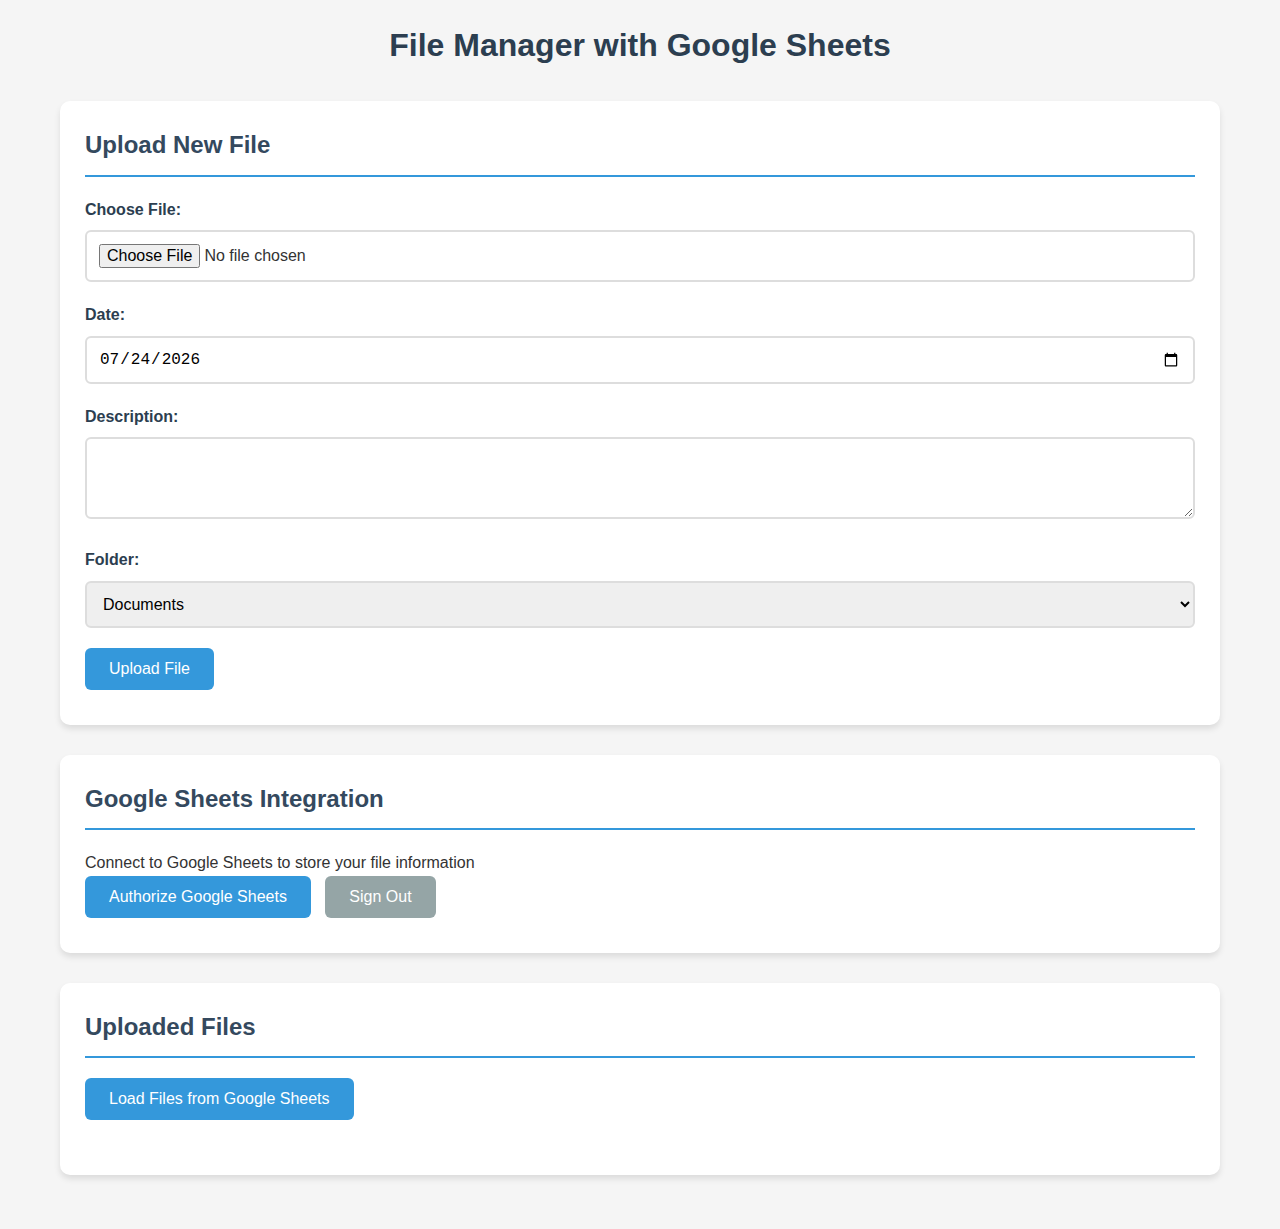
<file: Files Manager.html>
<!DOCTYPE html>
<html lang="en">
<head>
    <meta charset="UTF-8">
    <meta name="viewport" content="width=device-width, initial-scale=1.0">
    <title>File Manager with Google Sheets</title>
    <link rel="stylesheet" href="style.css">
    <!-- Google Sheets API -->
    <script src="https://apis.google.com/js/api.js"></script>
</head>
<body>
    <div class="container">
        <h1>File Manager with Google Sheets</h1>
        
        <!-- Upload Section -->
        <div class="upload-section">
            <h2>Upload New File</h2>
            <form id="uploadForm">
                <div class="form-group">
                    <label for="fileInput">Choose File:</label>
                    <input type="file" id="fileInput" required>
                </div>
                
                <div class="form-group">
                    <label for="dateInput">Date:</label>
                    <input type="date" id="dateInput" required>
                </div>
                
                <div class="form-group">
                    <label for="descriptionInput">Description:</label>
                    <textarea id="descriptionInput" rows="3" required></textarea>
                </div>
                
                <div class="form-group">
                    <label for="folderInput">Folder:</label>
                    <select id="folderInput">
                        <option value="Documents">Documents</option>
                        <option value="Images">Images</option>
                        <option value="Videos">Videos</option>
                        <option value="Other">Other</option>
                    </select>
                </div>
                
                <button type="submit" class="btn">Upload File</button>
            </form>
        </div>
        
        <!-- Google Sheets Authentication -->
        <div class="auth-section">
            <h2>Google Sheets Integration</h2>
            <p>Connect to Google Sheets to store your file information</p>
            <button id="authorize_button" class="btn">Authorize Google Sheets</button>
            <button id="signout_button" class="btn btn-secondary">Sign Out</button>
        </div>
        
        <!-- File List Section -->
        <div class="files-section">
            <h2>Uploaded Files</h2>
            <button id="loadFiles" class="btn">Load Files from Google Sheets</button>
            <div id="filesList" class="files-grid">
                <!-- Files will be loaded here -->
            </div>
        </div>
    </div>

    <script src="script.js"></script>
</body>
</html>
</file>
<file: style.css>
* {
    margin: 0;
    padding: 0;
    box-sizing: border-box;
}

body {
    font-family: 'Segoe UI', Tahoma, Geneva, Verdana, sans-serif;
    background-color: #f5f5f5;
    color: #333;
    line-height: 1.6;
}

.container {
    max-width: 1200px;
    margin: 0 auto;
    padding: 20px;
}

h1 {
    text-align: center;
    margin-bottom: 30px;
    color: #2c3e50;
}

h2 {
    color: #34495e;
    margin-bottom: 20px;
    padding-bottom: 10px;
    border-bottom: 2px solid #3498db;
}

.upload-section, .auth-section, .files-section {
    background: white;
    border-radius: 10px;
    padding: 25px;
    margin-bottom: 30px;
    box-shadow: 0 4px 6px rgba(0, 0, 0, 0.1);
}

.form-group {
    margin-bottom: 20px;
}

.form-group label {
    display: block;
    margin-bottom: 8px;
    font-weight: 600;
    color: #2c3e50;
}

.form-group input[type="file"],
.form-group input[type="date"],
.form-group input[type="text"],
.form-group textarea,
.form-group select {
    width: 100%;
    padding: 12px;
    border: 2px solid #ddd;
    border-radius: 6px;
    font-size: 16px;
    transition: border-color 0.3s;
}

.form-group input:focus,
.form-group textarea:focus,
.form-group select:focus {
    outline: none;
    border-color: #3498db;
}

textarea {
    resize: vertical;
    min-height: 80px;
}

.btn {
    background-color: #3498db;
    color: white;
    border: none;
    padding: 12px 24px;
    border-radius: 6px;
    font-size: 16px;
    cursor: pointer;
    transition: background-color 0.3s;
    margin-right: 10px;
    margin-bottom: 10px;
}

.btn:hover {
    background-color: #2980b9;
}

.btn-secondary {
    background-color: #95a5a6;
}

.btn-secondary:hover {
    background-color: #7f8c8d;
}

.files-grid {
    display: grid;
    grid-template-columns: repeat(auto-fill, minmax(300px, 1fr));
    gap: 20px;
    margin-top: 20px;
}

.file-card {
    background: white;
    border-radius: 8px;
    padding: 20px;
    box-shadow: 0 2px 4px rgba(0, 0, 0, 0.1);
    border: 1px solid #eee;
    transition: transform 0.3s, box-shadow 0.3s;
}

.file-card:hover {
    transform: translateY(-2px);
    box-shadow: 0 4px 8px rgba(0, 0, 0, 0.15);
}

.file-card h3 {
    color: #2c3e50;
    margin-bottom: 10px;
    word-break: break-word;
}

.file-card p {
    color: #7f8c8d;
    margin-bottom: 5px;
    font-size: 14px;
}

.file-card .file-actions {
    margin-top: 15px;
    display: flex;
    gap: 10px;
}

.file-card .open-btn {
    background-color: #2ecc71;
    padding: 8px 16px;
    font-size: 14px;
}

.file-card .open-btn:hover {
    background-color: #27ae60;
}

.file-card .delete-btn {
    background-color: #e74c3c;
    padding: 8px 16px;
    font-size: 14px;
}

.file-card .delete-btn:hover {
    background-color: #c0392b;
}

.loading {
    text-align: center;
    padding: 20px;
    color: #7f8c8d;
}

.error {
    background-color: #ffeaea;
    color: #c0392b;
    padding: 15px;
    border-radius: 6px;
    margin: 10px 0;
    border-left: 4px solid #c0392b;
}

.success {
    background-color: #e8f6ef;
    color: #27ae60;
    padding: 15px;
    border-radius: 6px;
    margin: 10px 0;
    border-left: 4px solid #27ae60;
}

@media (max-width: 768px) {
    .container {
        padding: 10px;
    }
    
    .files-grid {
        grid-template-columns: 1fr;
    }
    
    .upload-section, .auth-section, .files-section {
        padding: 15px;
    }
}
</file>
